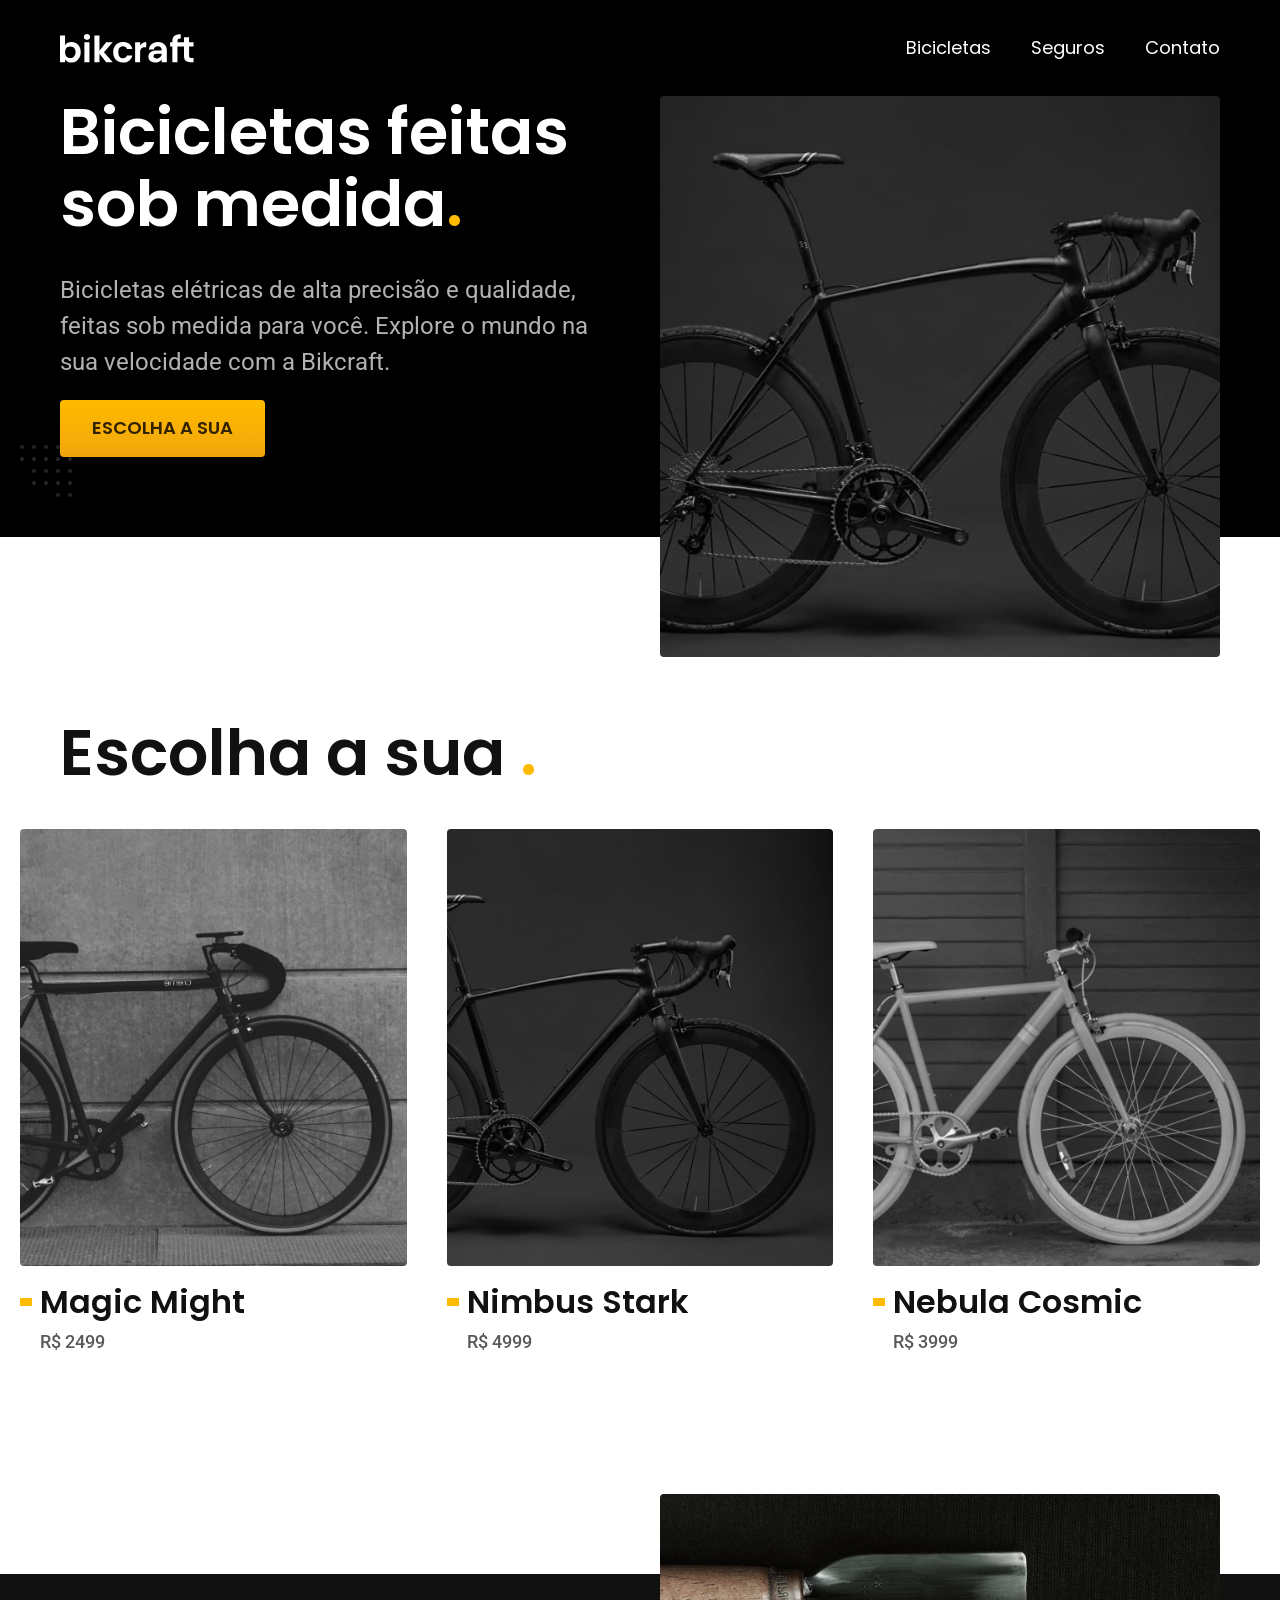
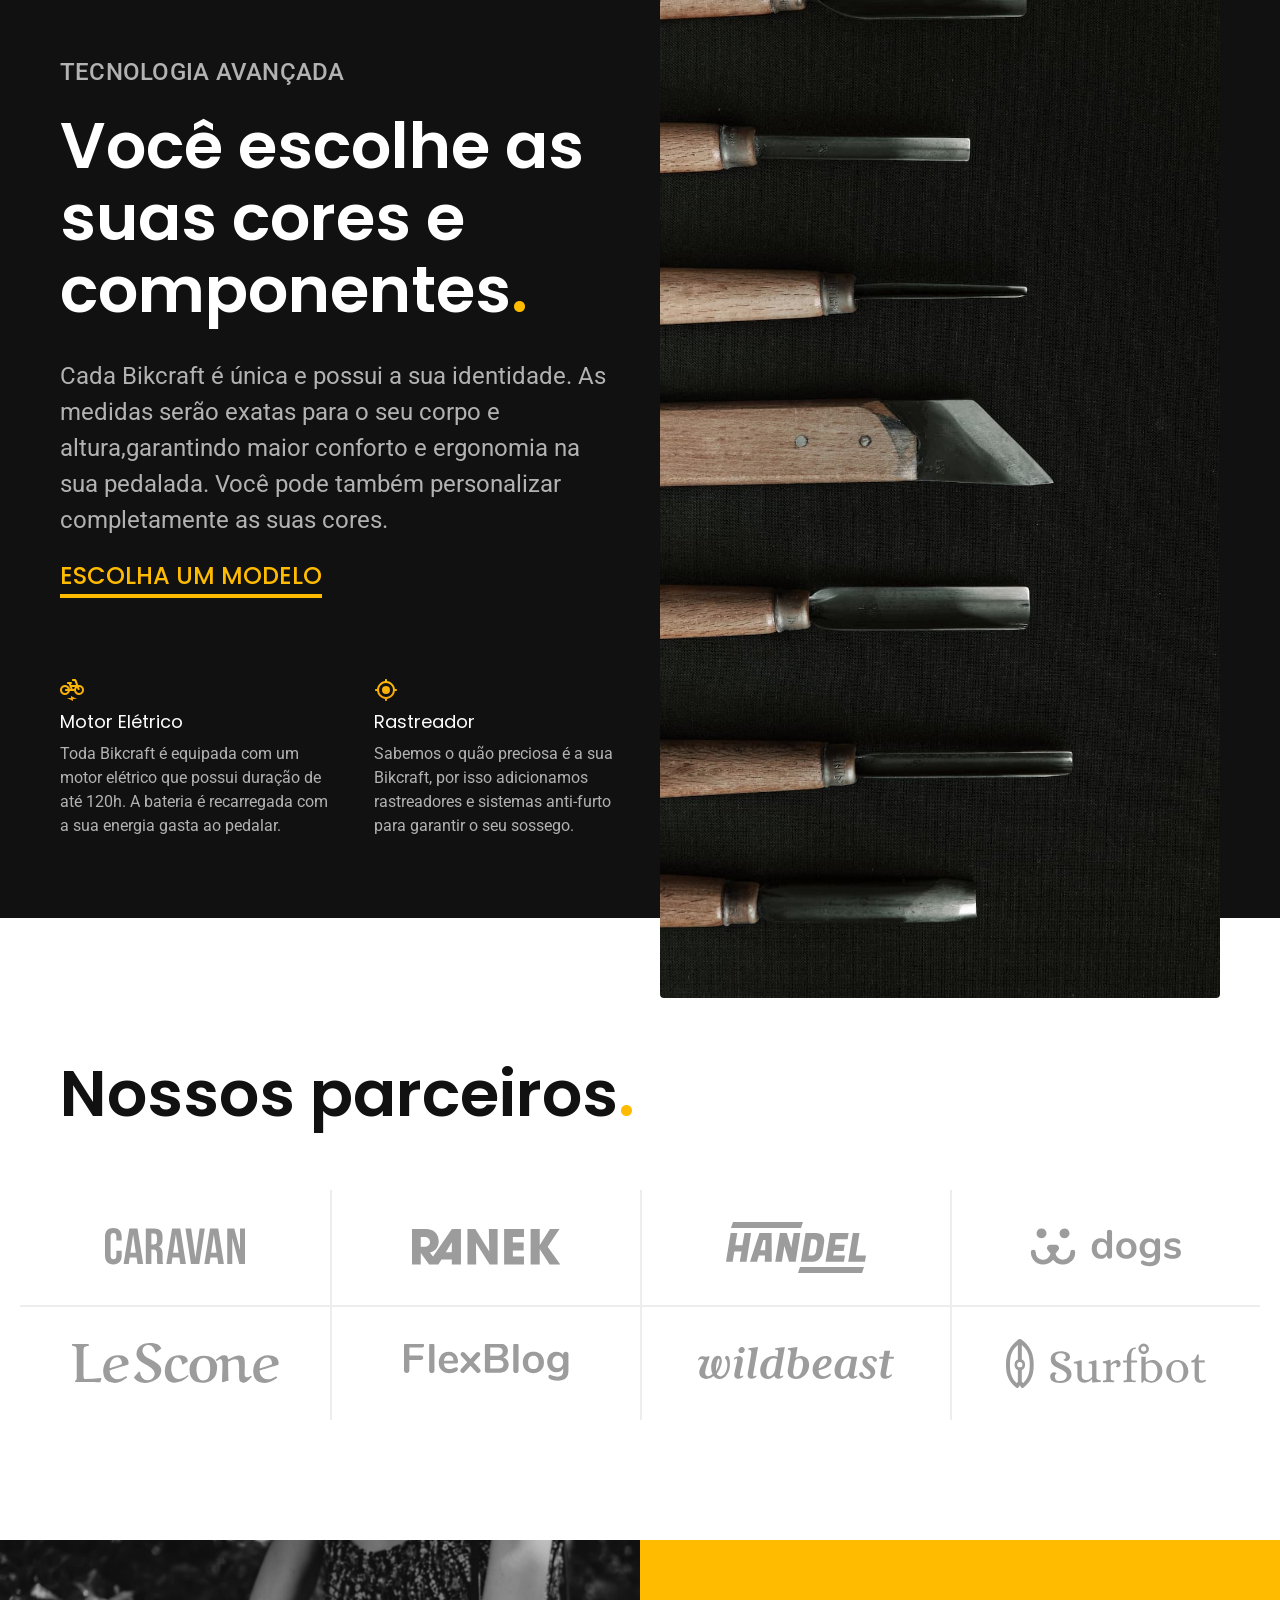
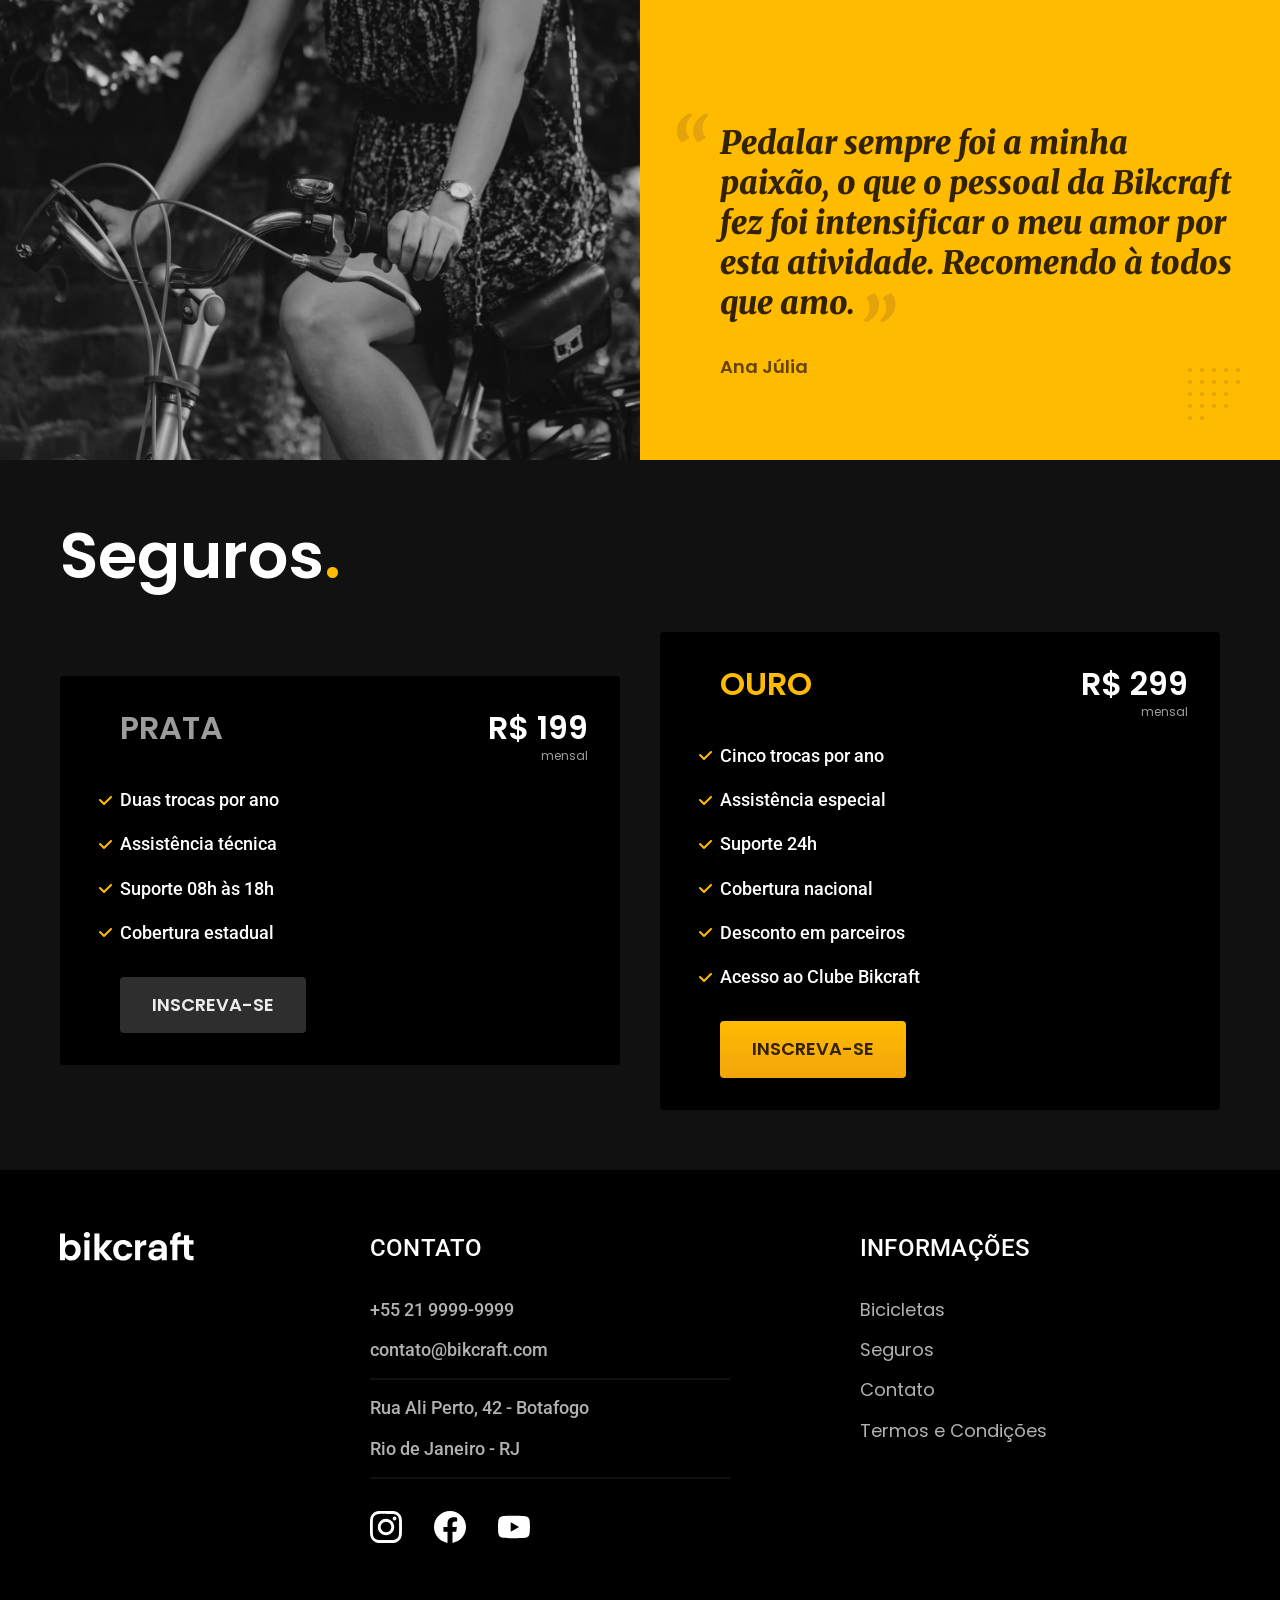
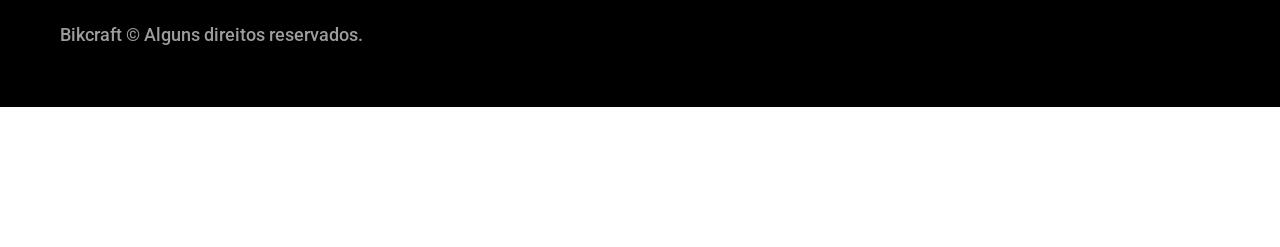
<file: index.html>
<!DOCTYPE html>
<html lang="pt-br">

<head>
    <meta charset="UTF-8">
    <meta name="viewport" content="width=device-width, initial-scale=1.0">
    <title>Bikcraft - Bicicletas Elétricas</title>
    <meta name="description"content="Bicicletas elétricas de alta precisão e qualidade, feitas sob medida para você. Explore o mundo na sua velocidade com a Bikcraft.">
    <link rel="preconnect" href="https://fonts.googleapis.com">
    <link rel="preconnect" href="https://fonts.gstatic.com" crossorigin>
    <link href="https://fonts.googleapis.com/css2?family=Poppins:wght@400;600&family=Roboto:wght@400;500&family=Merriweather:ital,wght@1,900&display=swap" rel="stylesheet">
    <link rel="icon" href="./favicon.svg" type="image/svg+xml">
    <link rel="preload" href="./css/style.css" as="style">
    <link rel="stylesheet" href="./css/style.css">
    <script>
        document.documentElement.classList.add('js');
    </script>
</head>

<body>
    <header class="header-bg">
        <div class="header container">
            <a href="./">
                <img src="./img/bikcraft.svg" width="136" height="32" alt="Bikcraft">
            </a>

            <nav aria-label="primaria">
                <ul class="header-menu  font-1-m cor-0">
                    <li><a href="./bicicletas.html">Bicicletas</a></li>
                    <li><a href="./seguros.html">Seguros</a></li>
                    <li><a href="./contato.html">Contato</a></li>
                </ul>
            </nav>
        </div>
    </header>

    <main class="introducao-bg">
        <div class="introducao container">
            <div class="introducao-conteudo">
                <h1 class="font-1-xxl cor-0 fadeInDown" data-anime="200">Bicicletas feitas sob medida<span
                        class="cor-p1">.</span></h1>
                <p class="font-2-l cor-5 fadeInDown" data-anime="400">Bicicletas elétricas de alta precisão e qualidade,
                    feitas sob medida para
                    você. Explore o mundo na sua velocidade com a Bikcraft.</p>
                <a class="botao fadeInDown" data-anime="600" href="./bicicletas.html">Escolha a sua</a>
            </div>
            <picture data-anime="800" class="fadeInDown">
                <source media="(max-width: 800px)" srcset="./img/bicicletas/nimbus.jpg">
                <img src="./img/fotos/introducao.jpg" width="1280" height="1600" alt="Bicicletas elétrica preta">
            </picture>
        </div>
    </main>

    <article class="bicicletas-listas">
        <h2 class=" container font-1-xxl">Escolha a sua <span class="cor-p1">.</span></h2>
        <ul>
            <li>
                <a href="./bicicletas/magic.html">
                    <img src="./img/bicicletas/magic-home.jpg" alt="Bicicleta preta" width="920" height="1040">
                    <h3 class="font-1-xl">Magic Might</h3>
                    <span class="font-2-m cor-8">R$ 2499</span>
                </a>
            </li>
            <li>
                <a href="./bicicletas/nimbus.html">
                    <img src="./img/bicicletas/nimbus-home.jpg" alt="Bicicleta preta" width="920" height="1040">
                    <h3 class="font-1-xl">Nimbus Stark</h3>
                    <span class="font-2-m cor-8">R$ 4999</span>
                </a>
            </li>
            <li>
                <a href="./bicicletas/nebula.html">
                    <img src="./img/bicicletas/nebula-home.jpg" alt="Bicicleta preta" width="920" height="1040">
                    <h3 class="font-1-xl">Nebula Cosmic</h3>
                    <span class="font-2-m cor-8">R$ 3999</span>
                </a>
            </li>
        </ul>
    </article>


    <article class="tecnologia-bg">
        <div class="tecnologia container">
            <div class="tecnologia-conteudo">
                <span class="font-2-l-b cor-5">Tecnologia Avançada</span>
                <h2 class="font-1-xxl cor-0">Você escolhe as suas cores e componentes<span class="cor-p1">.</span></h2>
                <p class="font-2-l cor-5">Cada Bikcraft é única e possui a sua identidade.
                    As medidas serão exatas para o seu corpo e altura,garantindo maior conforto e ergonomia na sua
                    pedalada.
                    Você pode também personalizar completamente as suas cores.</p>
                <a class="link" href="./bicicleta.html">Escolha um modelo</a>
                <div class="tecnologia-vantagens">
                    <div>
                        <img src="./img/icones/eletrica.svg" width="24" height="24" alt="">
                        <h3 class="font-1-m  cor-0">Motor Elétrico</h3>
                        <p class="font-2-s cor-5">Toda Bikcraft é equipada com um motor elétrico que possui duração de
                            até
                            120h. A bateria é recarregada com a sua energia gasta ao pedalar.</p>
                    </div>
                    <div>
                        <img src="./img/icones/rastreador.svg" width="24" height="24" alt="">
                        <h3 class="font-1-m  cor-0">Rastreador</h3>
                        <p class="font-2-s cor-5">Sabemos o quão preciosa é a sua Bikcraft, por isso adicionamos
                            rastreadores e sistemas anti-furto para garantir o seu sossego.</p>
                    </div>
                </div>
            </div>
            <div class="tecnologia-imagem">
                <img src="./img/fotos/tecnologia.jpg" width="1200" height="1920" alt="">
            </div>
        </div>
    </article>

    <section class="parceiros">
        <h2 class="container font-1-xxl">Nossos parceiros<span class="cor-p1">.</span></h2>
        <ul>
            <li><img src="./img/parceiros/caravan.svg" alt="Caravan" width="140" height="38"></li>
            <li><img src="./img/parceiros/ranek.svg" alt="Ranek" width="149" height="36"></li>
            <li><img src="./img/parceiros/handel.svg" alt="Handel" width="140" height="50"></li>
            <li><img src="./img/parceiros/dogs.svg" alt="Dogs" width="152" height="39"></li>
            <li><img src="./img/parceiros/lescone.svg" alt="LeScone" width="208" height="41"></li>
            <li><img src="./img/parceiros/flexblog.svg" alt="FlexBlog" width="165" height="38"></li>
            <li><img src="./img/parceiros/wildbeast.svg" alt="Wildbeast" width="196" height="34"></li>
            <li><img src="./img/parceiros/surfbot.svg" alt="Surfbot" width="200" height="49"></li>
        </ul>
    </section>

    <section class="depoimento" aria-label="depoimento">
        <div>
            <img src="./img/fotos/depoimento.jpg" width="1560" height="1360"
                alt="Pessoa pedalando uma bicicleta Bikcraft">
        </div>
        <div class="depoimento-conteudo">
            <blockquote class="font-1-xl cor-p5">
                <p>Pedalar sempre foi a minha paixão, o que o pessoal da Bikcraft fez foi intensificar o meu amor
                    por esta atividade. Recomendo à todos que amo.</p>
            </blockquote>
            <span class="font-1-m-b cor-p4">Ana Júlia</span>
        </div>
    </section>

    <article class="seguros-bg">
        <div class="seguros container">
            <h2 class="font-1-xxl cor-0">Seguros<span class="cor-p1">.</span></h2>
            <div class="seguros-item">
                <h3 class="font-1-xl cor-6">PRATA</h3>
                <span class="font-1-xl cor-0">R$ 199 <span class="font-1-xs cor-6">mensal</span></span>
                <ul class="font-2-m cor-0">
                    <li>Duas trocas por ano</li>
                    <li>Assistência técnica</li>
                    <li>Suporte 08h às 18h</li>
                    <li>Cobertura estadual</li>
                </ul>
                <a href="./orcamento.html" class="botao secundario">Inscreva-se</a>
            </div>

            <div class="seguros-item">
                <h3 class="font-1-xl cor-p1">OURO</h3>
                <span class="font-1-xl cor-0">R$ 299 <span class="font-1-xs cor-6">mensal</span></span>
                <ul class="font-2-m cor-0">
                    <li>Cinco trocas por ano</li>
                    <li>Assistência especial</li>
                    <li>Suporte 24h</li>
                    <li>Cobertura nacional</li>
                    <li>Desconto em parceiros</li>
                    <li>Acesso ao Clube Bikcraft</li>
                </ul>
                <a href="./orcamento.html" class="botao">Inscreva-se</a>
            </div>
        </div>
    </article>

    <footer class="footer-bg">
        <div class="footer container">
            <img src="./img/bikcraft.svg" width="136" height="32" alt="Bikcraft">
            <div class="footer-contato">
                <h3 class="font-2-l-b cor-0">Contato</h3>
                <ul class="font-2-m cor-5">
                    <li><a href="tel:+55 21 9999-9999">+55 21 9999-9999</a></li>
                    <li><a href="mailto:contato@bikcraft.com">contato@bikcraft.com</a></li>
                    <li>Rua Ali Perto, 42 - Botafogo</li>
                    <li>Rio de Janeiro - RJ</li>
                </ul>
                <div class="footer-redes">
                    <a href="./">
                        <img src="./img/redes/instagram.svg" width="32" height="32" alt="Instagram">
                    </a>
                    <a href="./">
                        <img src="./img/redes/facebook.svg" width="32" height="32" alt="Facebook">
                    </a>
                    <a href="./">
                        <img src="./img/redes/youtube.svg" width="32" height="32" alt="Youtube">
                    </a>
                </div>
            </div>
            <div class="footer-informacoes">
                <h3 class="font-2-l-b cor-0">Informações</h3>
                <nav>
                    <ul class="font-1-m cor-5">
                        <li><a href="./bicicletas.html">Bicicletas</a></li>
                        <li><a href="./seguros.html">Seguros</a></li>
                        <li><a href="./contato.html">Contato</a></li>
                        <li><a href="./termos.html">Termos e Condições</a></li>
                    </ul>
                </nav>
            </div>
            <p class=" footer-copy  font-2-m cor-6">Bikcraft © Alguns direitos reservados.</p>
        </div>
    </footer>
    <script src="./js/plugins/simples-animes.js"></script>
    <script src="./js/script.js"></script>
</body>

</html>
</file>
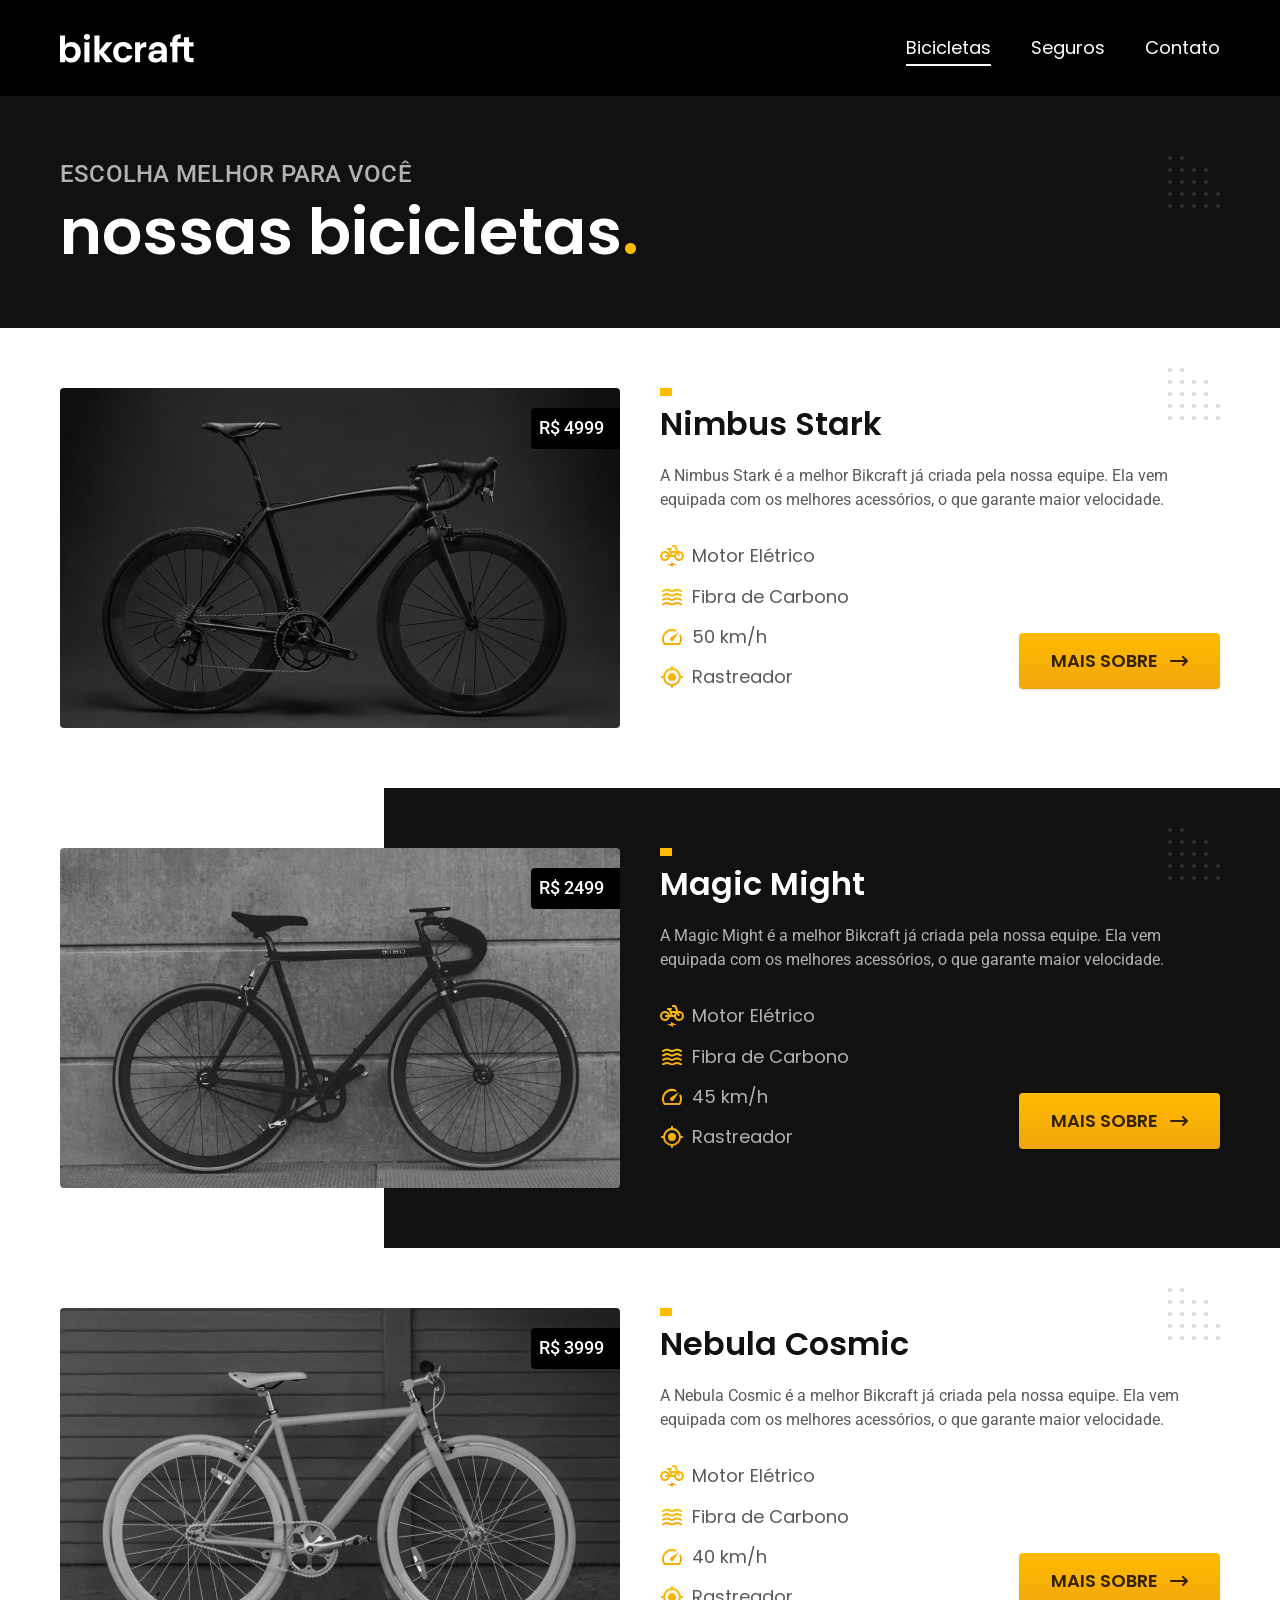
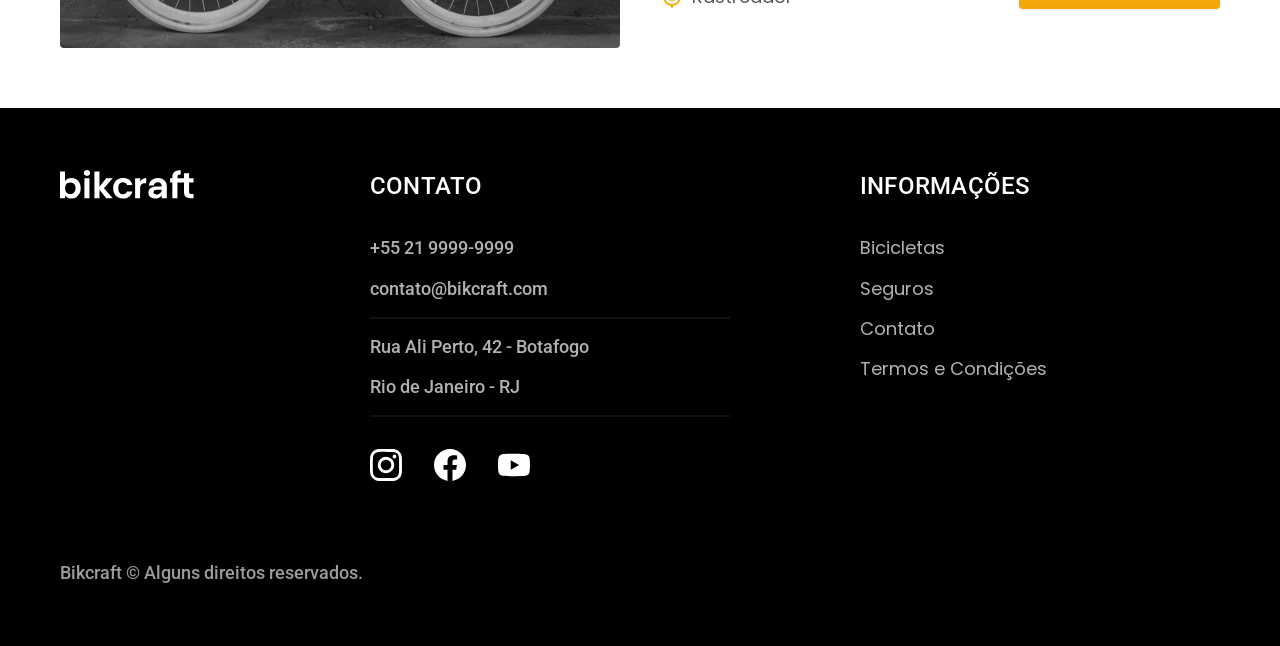
<file: bicicletas.html>
<!DOCTYPE html>
<html lang="pt-br">

<head>
    <meta charset="UTF-8">
    <meta name="viewport" content="width=device-width, initial-scale=1.0">
    <title>Bicicletas| Bikcraft</title>
    <meta name="description" content="bicicleta">
    <link rel="preconnect" href="https://fonts.googleapis.com">
    <link rel="preconnect" href="https://fonts.gstatic.com" crossorigin>
    <link href="https://fonts.googleapis.com/css2?family=Poppins:wght@400;600&family=Roboto:wght@400;500&family=Merriweather:ital,wght@1,900&display=swap"rel="stylesheet">
    <link rel="icon" href="./favicon.svg" type="image/svg+xml">
    <link rel="preload" href="./css/style.css" as="style">
    <link rel="stylesheet" href="./css/style.css">
    <script>
        document.documentElement.classList.add('js');
    </script>
</head>

<body id="bicicletas">
    <header class="header-bg">
        <div class="header container">
            <a href="./">
                <img src="./img/bikcraft.svg" alt="Bikcraft">
            </a>
            <nav aria-label="primaria">
                <ul class="header-menu  font-1-m cor-0">
                    <li><a href="./bicicletas.html">Bicicletas</a></li>
                    <li><a href="./seguros.html">Seguros</a></li>
                    <li><a href="./contato.html">Contato</a></li>
                </ul>
            </nav>
        </div>
    </header>

    <main>
        <div class="titulo-bg">
            <div class="titulo container">
                <p class="font-2-l-b cor-5">Escolha melhor para você</p>
                <h1 class="font-1-xxl cor-0">nossas bicicletas<span class="cor-p1">.</span></h1>
            </div>
        </div>
        <div class="bicicletas container">
            <div class="bicicletas-imagem">
                <img src="./img/bicicletas/nimbus.jpg" alt="Bicicleta Preta">
                <span class="font-2-m cor-0">R$ 4999</span>
            </div>
            <div class="bicicletas-conteudo">
                <h2 class="font-1-xl">Nimbus Stark</h2>
                <p class="font-2-s cor-8">A Nimbus Stark é a melhor Bikcraft já criada pela nossa equipe. Ela vem
                    equipada com os melhores acessórios, o que
                    garante maior velocidade.</p>
                <ul class="font-1-m cor-8">
                    <li><img src="./img/icones/eletrica.svg" alt="">Motor Elétrico</li>
                    <li><img src="./img/icones/carbono.svg" alt="">Fibra de Carbono</li>
                    <li><img src="./img/icones/velocidade.svg" alt="">50 km/h</li>
                    <li><img src="./img/icones/rastreador.svg" alt="">Rastreador</li>
                </ul>
                <a class="botao seta" href="./bicicletas/nimbus.html">Mais Sobre</a>
            </div>
        </div>

        <div class="bicicletas-bg">
            <div class="bicicletas container">
                <div class="bicicletas-imagem">
                    <img src="./img/bicicletas/magic.jpg" alt="Bicicleta Preta">
                    <span class="font-2-m cor-0">R$ 2499</span>
                </div>
                <div class="bicicletas-conteudo">
                    <h2 class="font-1-xl cor-0">Magic Might</h2>
                    <p class="font-2-s cor-5">A Magic Might é a melhor Bikcraft já criada pela nossa equipe. Ela vem
                        equipada com os melhores acessórios, o que garante maior velocidade.</p>
                    <ul class="font-1-m cor-5">
                        <li><img src="./img/icones/eletrica.svg" alt="">Motor Elétrico</li>
                        <li><img src="./img/icones/carbono.svg" alt="">Fibra de Carbono</li>
                        <li><img src="./img/icones/velocidade.svg" alt="">45 km/h</li>
                        <li><img src="./img/icones/rastreador.svg" alt="">Rastreador</li>
                    </ul>
                    <a class="botao seta" href="./bicicletas/magic.html">Mais Sobre</a>
                </div>
            </div>
        </div>

        <div class="bicicletas container">
            <div class="bicicletas-imagem">
                <img src="./img/bicicletas/nebula.jpg" alt="Bicicleta Preta">
                <span class="font-2-m cor-0">R$ 3999</span>
            </div>
            <div class="bicicletas-conteudo">
                <h2 class="font-1-xl">Nebula Cosmic</h2>
                <p class="font-2-s cor-8">A Nebula Cosmic é a melhor Bikcraft já criada pela nossa equipe. Ela vem
                    equipada com os melhores acessórios, o que garante maior velocidade.</p>
                <ul class="font-1-m cor-8">
                    <li><img src="./img/icones/eletrica.svg" alt="">Motor Elétrico</li>
                    <li><img src="./img/icones/carbono.svg" alt="">Fibra de Carbono</li>
                    <li><img src="./img/icones/velocidade.svg" alt="">40 km/h</li>
                    <li><img src="./img/icones/rastreador.svg" alt="">Rastreador</li>
                </ul>
                <a class="botao seta" href="./bicicletas/nebula.html">Mais Sobre</a>
            </div>
        </div>
    </main>

    <footer class="footer-bg">
        <div class="footer container">
            <img src="./img/bikcraft.svg" alt="bikcraft">
            <div class="footer-contato">
                <h3 class="font-2-l-b cor-0">Contato</h3>
                <ul class="font-2-m cor-5">
                    <li><a href="tel:+55 21 9999-9999">+55 21 9999-9999</a></li>
                    <li><a href="mailto:contato@bikcraft.com">contato@bikcraft.com</a></li>
                    <li>Rua Ali Perto, 42 - Botafogo</li>
                    <li>Rio de Janeiro - RJ</li>
                </ul>
                <div class="footer-redes">
                    <a href="./">
                        <img src="./img/redes/instagram.svg" alt="instagram">
                    </a>
                    <a href="./">
                        <img src="./img/redes/facebook.svg" alt="facebook">
                    </a>
                    <a href="./">
                        <img src="./img/redes/youtube.svg" alt="youtube">
                    </a>
                </div>
            </div>
            <div class="footer-informacoes">
                <h3 class="font-2-l-b cor-0">Informações</h3>
                <nav>
                    <ul class="font-1-m cor-5">
                        <li><a href="./bicicletas.html">Bicicletas</a></li>
                        <li><a href="./seguros.html">Seguros</a></li>
                        <li><a href="./contato.html">Contato</a></li>
                        <li><a href="./termos.html">Termos e Condições</a></li>
                    </ul>
                </nav>
            </div>
            <p class=" footer-copy  font-2-m cor-6">Bikcraft © Alguns direitos reservados.</p>
        </div>
    </footer>


    <script src="./js/script.js"></script>
</body>

</html>
</file>
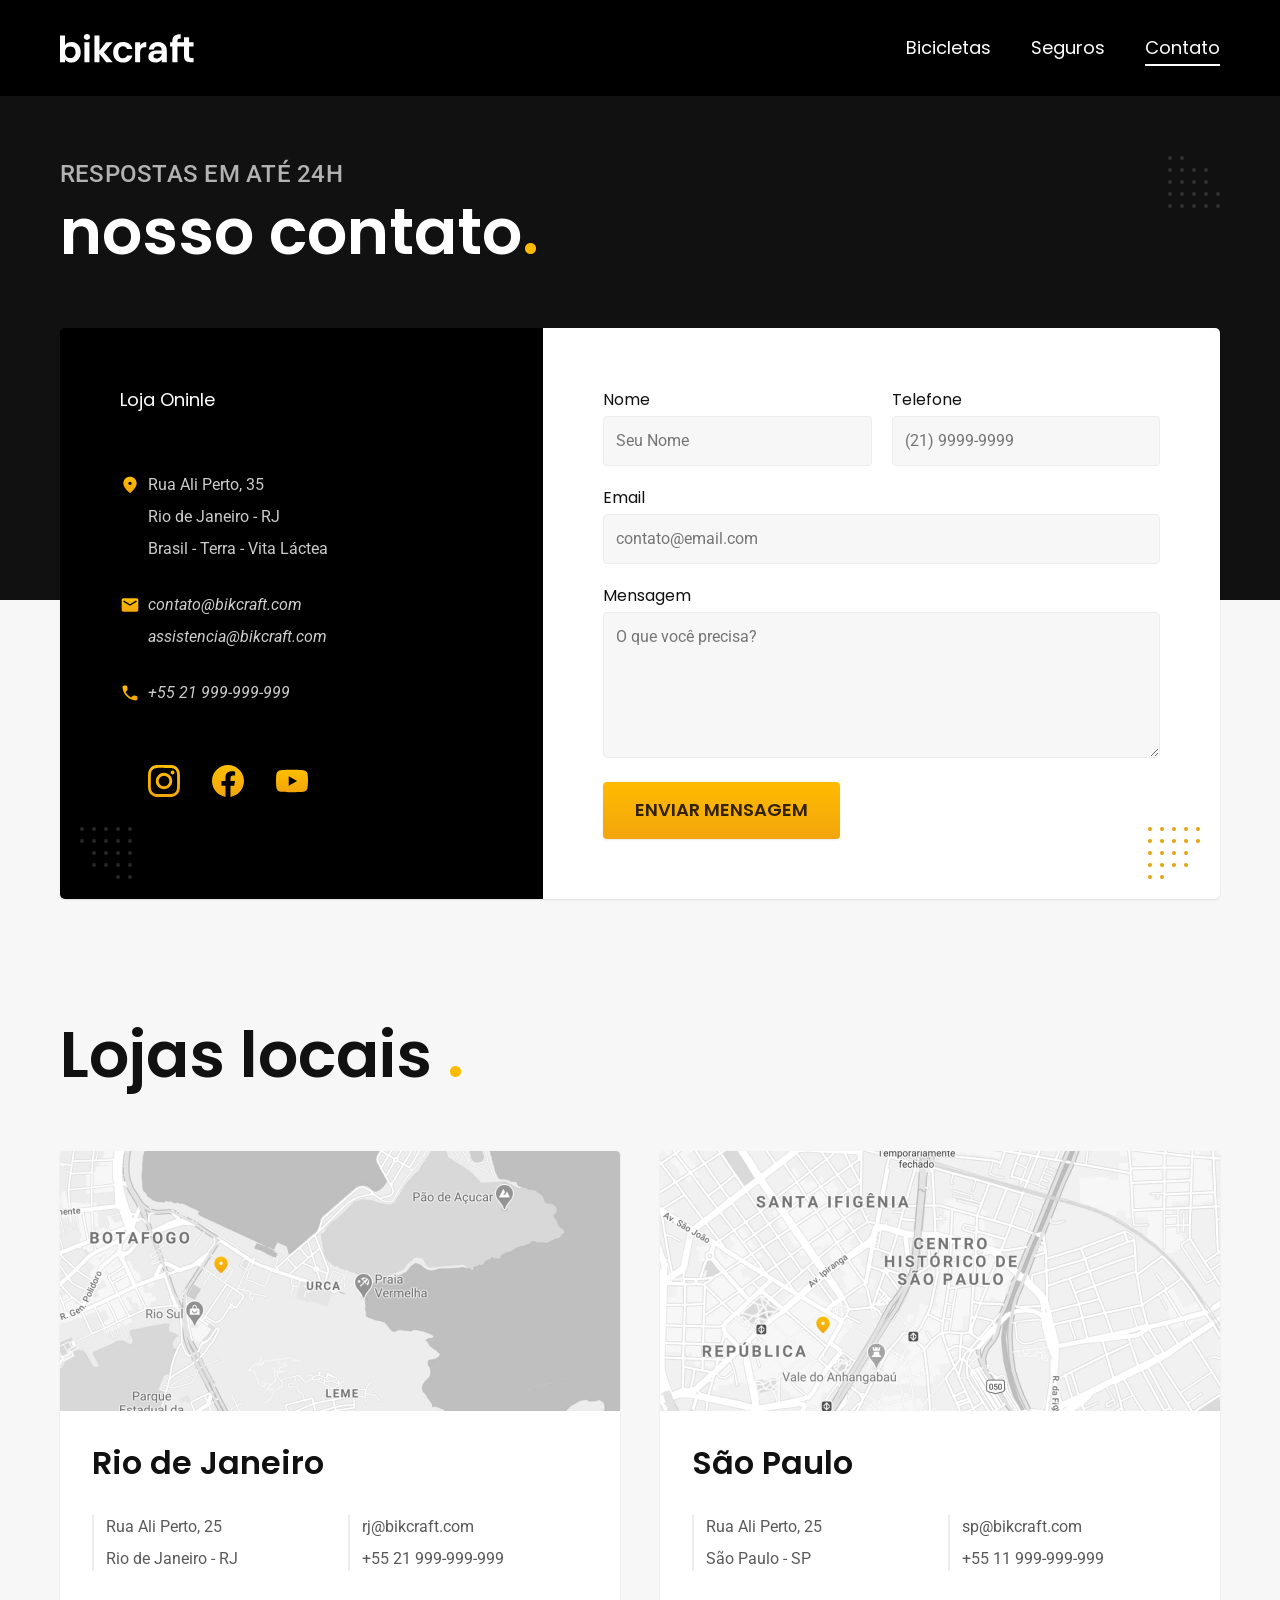
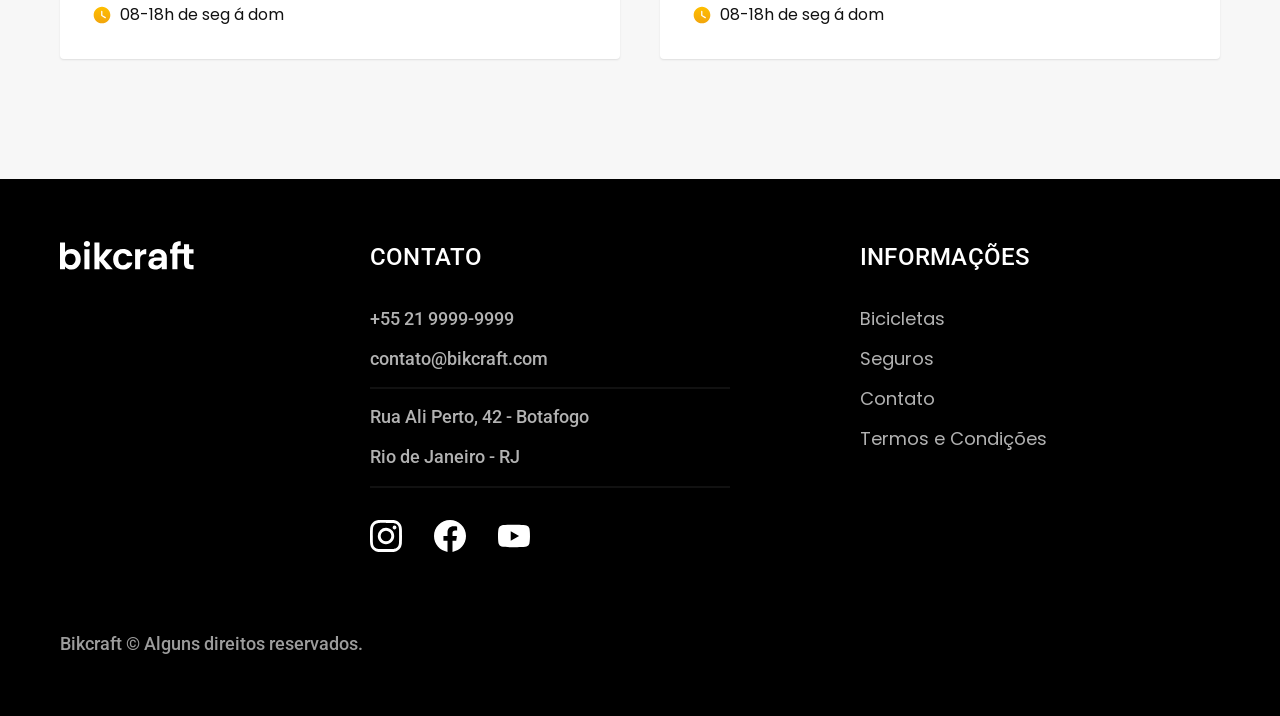
<file: contato.html>
<!DOCTYPE html>
<html lang="pt-br">

<head>
    <meta charset="UTF-8">
    <meta name="viewport" content="width=device-width, initial-scale=1.0">
    <title>Contato | Bikcraft</title>
    <meta name="description" content="Termos e Condições">
    <link rel="icon" href="./favicon.svg" type="image/svg+xml">
    <link rel="preload" href="./css/style.css" as="style">
    <link rel="stylesheet" href="./css/style.css">
    <link rel="preconnect" href="https://fonts.googleapis.com">
    <link rel="preconnect" href="https://fonts.gstatic.com" crossorigin>
    <link href="https://fonts.googleapis.com/css2?family=Poppins:wght@400;600&family=Roboto:wght@400;500&family=Merriweather:ital,wght@1,900&display=swap" rel="stylesheet">
    <script>document.documentElement.classList.add('js');</script>
</head>

<body id="contato">
    <header class="header-bg">
        <div class="header container">
            <a href="./">
                <img src="./img/bikcraft.svg" alt="Bikcraft">
            </a>
            <nav aria-label="primaria">
                <ul class="header-menu  font-1-m cor-0">
                    <li><a href="./bicicletas.html">Bicicletas</a></li>
                    <li><a href="./seguros.html">Seguros</a></li>
                    <li><a href="./contato.html">Contato</a></li>
                </ul>
            </nav>
        </div>
    </header>

    <main>
        <div class="titulo-bg">
            <div class="titulo container">
                <p class="font-2-l-b cor-5">RESPOSTAS EM ATÉ 24H</p>
                <h1 class="font-1-xxl cor-0">nosso contato<span class="cor-p1">.</span></h1>
            </div>
        </div>
        <div class="contato container">
            <section class="contato-dados" aria-label="endereço">
                <h2 class="font-1-m cor-0">Loja Oninle</h2>
                <div class="contato-endereco font-2-s cor-4">
                    <p>Rua Ali Perto, 35</p>
                    <p>Rio de Janeiro - RJ</p>
                    <p>Brasil - Terra - Vita Láctea</p>
                </div>
                <address class="contato-meios font-2-s cor-4">
                    <a href="mailto:contato@bikcraft.com">contato@bikcraft.com</a>
                    <a href="mailto:assistencia@bikcraft.com">assistencia@bikcraft.com</a>
                    <a href="tel:+5521999999999">+55 21 999-999-999</a>
                </address>
                <div class="contato-redes">
                    <a href="./">
                        <img src="./img/redes/instagram-p.svg" alt="instagram">
                    </a>
                    <a href="./">
                        <img src="./img/redes/facebook-p.svg" alt="facebook">
                    </a>
                    <a href="./">
                        <img src="./img/redes/youtube-p.svg" alt="youtube">
                    </a>
                </div>
            </section>

            <section class="contato-formulario" area-label="formulario">
                <form action="./contato.html" class="form">
                    <div>
                        <label for="nome">Nome</label>
                        <input type="text" name="nome" id="nome" placeholder="Seu Nome">
                    </div>
                    <div>
                        <label for="telefone">Telefone</label>
                        <input type="text" name="telefone" id="telefone" placeholder="(21) 9999-9999">
                    </div>
                    <div class="col-2">
                        <label for="email">Email</label>
                        <input type="email" name="email" id="email" placeholder="contato@email.com">
                    </div>
                    <div class="col-2">
                        <label class="" for="mensagem">Mensagem</label>
                        <textarea rows="5" id="mensagem" name="mensagem" placeholder="O que você precisa?"></textarea>
                    </div>
                    <button class=" botao col-2">Enviar Mensagem</button>
                </form>
            </section>
        </div>
    </main>

    <article class="lojas container">
        <h2 class="font-1-xxl">Lojas locais <span class="cor-p1">.</span></h2>
        <div class="lojas-item">
            <img src="./img/lojas/rj.jpg" alt="Mapa marcando endereço Rua Ali Perto 25- RJ">
            <div class="lojas-conteudo">
                <h3 class="font-1-xl">Rio de Janeiro</h3>
                <div class="lojas-dados font-2-s cor-8">
                    <p>Rua Ali Perto, 25</p>
                    <p>Rio de Janeiro - RJ</p>
                </div>
                <div class="lojas-dados font-2-s cor-8">
                    <a href="mailto:rj@bikcraft.com">rj@bikcraft.com</a>
                    <a href="tel:+5521999999999">+55 21 999-999-999</a>
                </div>
                <p class="lojas-tempo font-1-s"> <img src="./img/icones/horario.svg" alt="">08-18h de seg á dom</p>
            </div>
        </div>

        <div class="lojas-item">
            <img src="./img/lojas/sp.jpg" alt="Mapa marcando endereço Rua Ali Perto 25- SP">
            <div class="lojas-conteudo">
                <h3 class="font-1-xl">São Paulo</h3>
                <div class="lojas-dados font-2-s cor-8">
                    <p>Rua Ali Perto, 25</p>
                    <p>São Paulo - SP</p>
                </div>
                <div class="lojas-dados font-2-s cor-8">
                    <a href="mailto:sp@bikcraft.com">sp@bikcraft.com</a>
                    <a href="tel:+5521999999999">+55 11 999-999-999</a>
                </div>
                <p class="lojas-tempo font-1-s"><img src="./img/icones/horario.svg" alt=""> 08-18h de seg á dom</p>
            </div>
        </div>
    </article>

    <footer class="footer-bg">
        <div class="footer container">
            <img src="./img/bikcraft.svg" alt="bikcraft">
            <div class="footer-contato">
                <h3 class="font-2-l-b cor-0">Contato</h3>
                <ul class="font-2-m cor-5">
                    <li><a href="tel:+55 21 9999-9999">+55 21 9999-9999</a></li>
                    <li><a href="mailto:contato@bikcraft.com">contato@bikcraft.com</a></li>
                    <li>Rua Ali Perto, 42 - Botafogo</li>
                    <li>Rio de Janeiro - RJ</li>
                </ul>
                <div class="footer-redes">
                    <a href="./">
                        <img src="./img/redes/instagram.svg" alt="instagram">
                    </a>
                    <a href="./">
                        <img src="./img/redes/facebook.svg" alt="facebook">
                    </a>
                    <a href="./">
                        <img src="./img/redes/youtube.svg" alt="youtube">
                    </a>
                </div>
            </div>
            <div class="footer-informacoes">
                <h3 class="font-2-l-b cor-0">Informações</h3>
                <nav>
                    <ul class="font-1-m cor-5">
                        <li><a href="./bicicletas.html">Bicicletas</a></li>
                        <li><a href="./seguros.html">Seguros</a></li>
                        <li><a href="./contato.html">Contato</a></li>
                        <li><a href="./termos.html">Termos e Condições</a></li>
                    </ul>
                </nav>
            </div>
            <p class=" footer-copy  font-2-m cor-6">Bikcraft © Alguns direitos reservados.</p>
        </div>
    </footer>


    <script src="./js/script.js"></script>
</body>

</html>
</file>
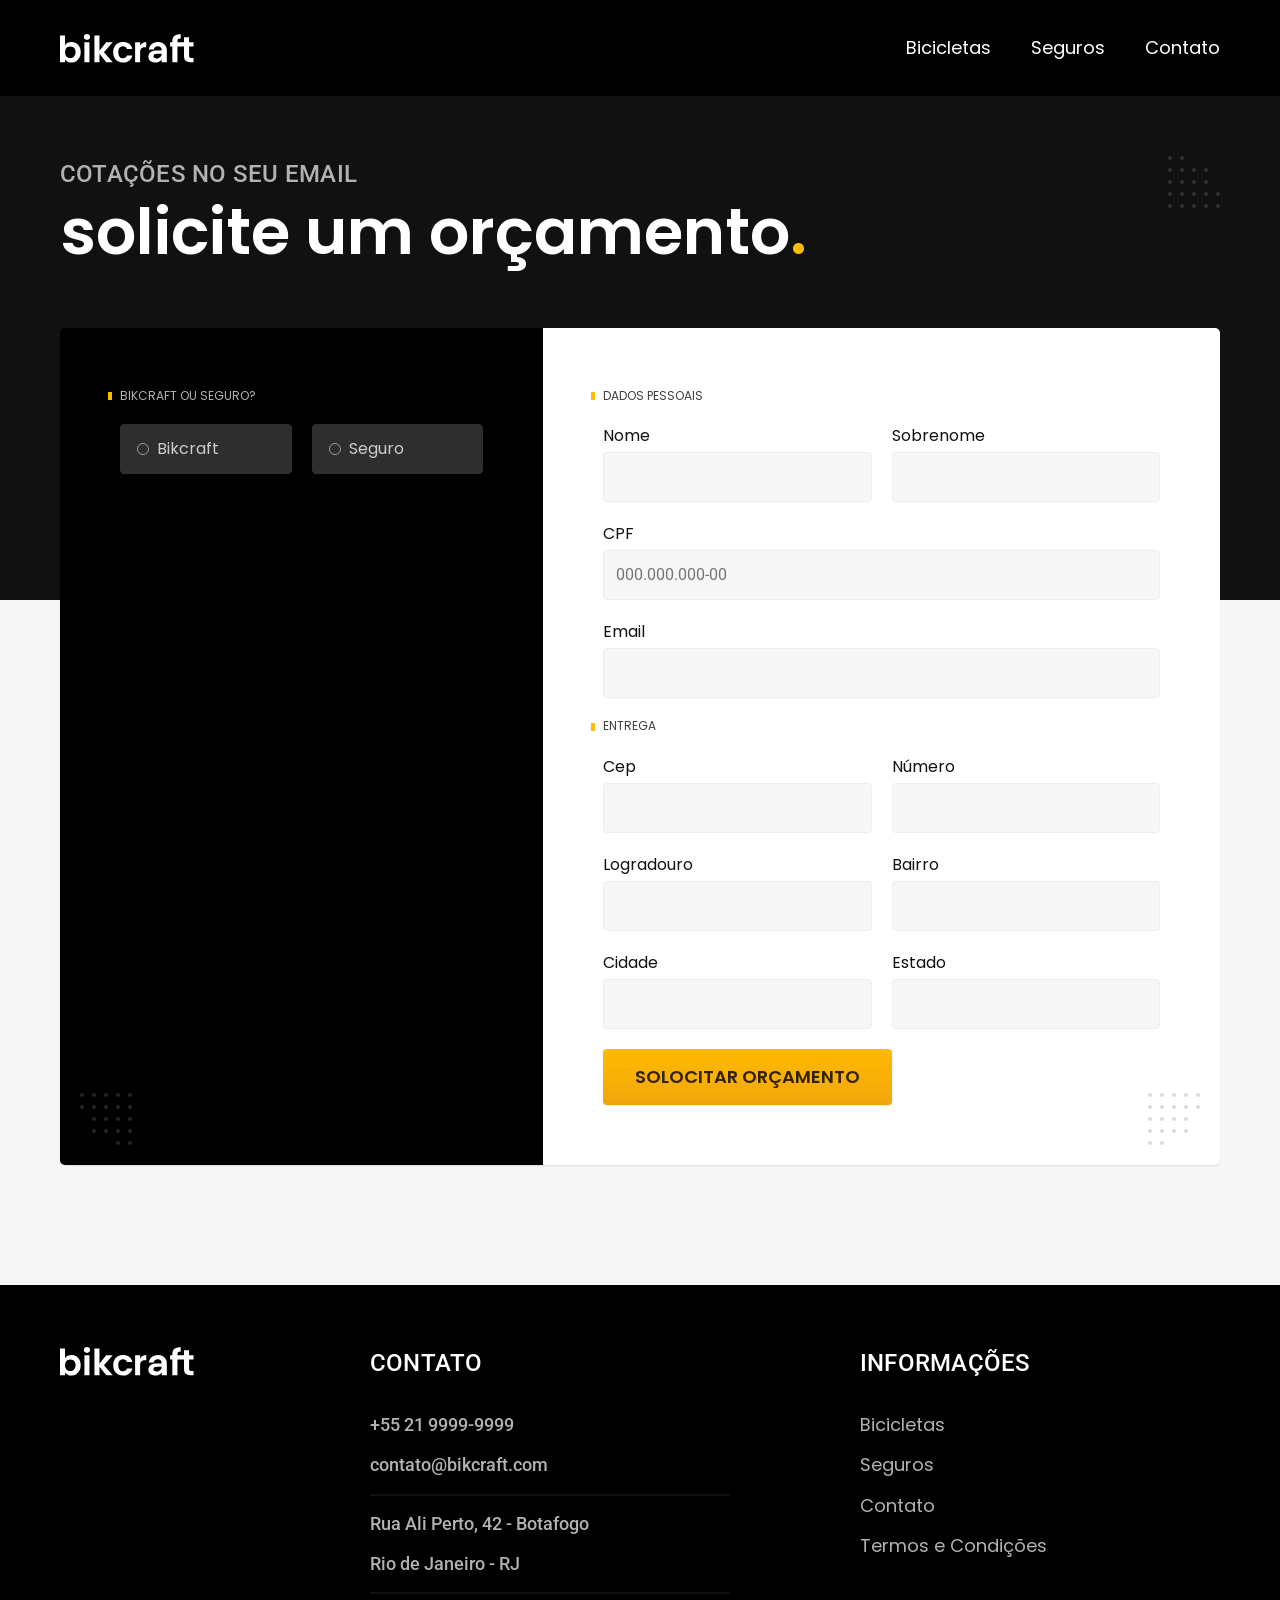
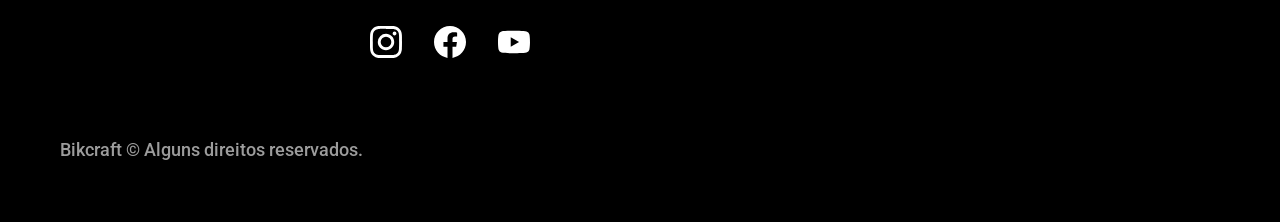
<file: orcamento.html>
<!DOCTYPE html>
<html lang="pt-br">

<head>
    <meta charset="UTF-8">
    <meta name="viewport" content="width=device-width, initial-scale=1.0">
    <title>Orçamento| Bikcraft</title>
    <meta name="description" content="Termos e Condições">
    <link rel="icon" href="./favicon.svg" type="image/svg+xml">
    <link rel="preload" href="./css/style.css" as="style">
    <link rel="stylesheet" href="./css/style.css">
    <link rel="preconnect" href="https://fonts.googleapis.com">
    <link rel="preconnect" href="https://fonts.gstatic.com" crossorigin>
    <link href="https://fonts.googleapis.com/css2?family=Poppins:wght@400;600&family=Roboto:wght@400;500&family=Merriweather:ital,wght@1,900&display=swap" rel="stylesheet">
    <script> document.documentElement.classList.add('js');</script>
</head>

<body id="orcamento">
    <header class="header-bg">
        <div class="header container">
            <a href="./">
                <img src="./img/bikcraft.svg" alt="Bikcraft">
            </a>
            <nav aria-label="primaria">
                <ul class="header-menu  font-1-m cor-0">
                    <li><a href="./bicicletas.html">Bicicletas</a></li>
                    <li><a href="./seguros.html">Seguros</a></li>
                    <li><a href="./contato.html">Contato</a></li>
                </ul>
            </nav>
        </div>
    </header>
    <main>
        <div class="titulo-bg">
            <div class="titulo container">
                <p class="font-2-l-b cor-5">Cotações no seu email</p>
                <h1 class="font-1-xxl cor-0">solicite um orçamento<span class="cor-p1">.</span></h1>
            </div>
        </div>

        <form class="orcamento container" action="./">
            <div class="orcamento-produto">
                <h2 class="font-1-xs cor-5">Bikcraft ou Seguro?</h2>

                <input type="radio" name="tipo" id="bikcraft" value="bikcraft">
                <label for="bikcraft">Bikcraft</label>

                <input type="radio" name="tipo" id="seguro" value="seguro">
                <label for="seguro">Seguro</label>

                <div class="orcamento-conteudo" id="orcamento-bikcraft">
                    <h2 class="font-1-xs cor-5">Escolha a sua Bikcraft</h2>

                    <input type="radio" name="produto" value="nimbus" id="nimbus">
                    <label for="nimbus">Nimbus Stark <span>R$ 4999</span></label>
                    <div class="orcamento-detalhes">
                        <ul class="font-1-xs cor-8">
                            <li><img src="./img/icones/eletrica.svg" alt=""> Motor Elétrico</li>
                            <li><img src="./img/icones/carbono.svg" alt=""> Fibra de Carbono</li>
                            <li><img src="./img/icones/velocidade.svg" alt=""> 50 km/h</li>
                            <li><img src="./img/icones/rastreador.svg" alt=""> Rastreador</li>
                        </ul>
                        <img src="./img/bicicletas/nimbus.jpg" alt="Bicicleta preta">
                    </div>

                    <input type="radio" name="produto" value="magic" id="magic">
                    <label for="magic">Magic Might <span>R$ 2499</span></label>
                    <div class="orcamento-detalhes">
                        <ul class="font-1-xs cor-8">
                            <li><img src="./img/icones/eletrica.svg" alt=""> Motor Elétrico</li>
                            <li><img src="./img/icones/carbono.svg" alt=""> Fibra de Carbono</li>
                            <li><img src="./img/icones/velocidade.svg" alt=""> 45 km/h</li>
                            <li><img src="./img/icones/rastreador.svg" alt=""> Rastreador</li>
                        </ul>
                        <img src="./img/bicicletas/magic.jpg" alt="Bicicleta preta">
                    </div>

                    <input type="radio" name="produto" value="nebula" id="nebula">
                    <label for="nebula">Nebula Cosmic <span>R$ 3999</span></label>
                    <div class="orcamento-detalhes">
                        <ul class="font-1-xs cor-8">
                            <li><img src="./img/icones/eletrica.svg" alt=""> Motor Elétrico</li>
                            <li><img src="./img/icones/carbono.svg" alt=""> Fibra de Carbono</li>
                            <li><img src="./img/icones/velocidade.svg" alt=""> 40 km/h</li>
                            <li><img src="./img/icones/rastreador.svg" alt=""> Rastreador</li>
                        </ul>
                        <img src="./img/bicicletas/nebula.jpg" alt="Bicicleta branca">
                    </div>

                </div>
                <div class="orcamento-conteudo" id="orcamento-seguro">
                    <h2 class="font-1-xs cor-5">Escolha o plano</h2>

                    <input type="radio" name="produto" value="prata" id="prata">
                    <label for="prata">Prata<span>R$ 199</span></label>

                    <input type="radio" name="produto" value="ouro" id="ouro">
                    <label for="ouro">Ouro<span>R$ 299</span></label>

                </div>
            </div>

            <div class="orcamento-dados form">
                <h2 class="font-1-xs cor-9 col-2">Dados pessoais</h2>
                <div>
                    <label for="nome">Nome</label>
                    <input type="text" name="nome" id="nome">
                </div>
                <div>
                    <label for="sobrenome">Sobrenome</label>
                    <input type="text" name="sobrenome" id="sobrenome">
                </div>
                <div class="col-2">
                    <label for="cpf">CPF</label>
                    <input type="text" name="cpf" id="cpf" placeholder="000.000.000-00">
                </div>
                <div class="col-2">
                    <label for="email">Email</label>
                    <input type="email" name="email" id="email">
                </div>

                <h2 class="font-1-xs cor-9 col-2">Entrega</h2>
                <div>
                    <label for="cep">Cep</label>
                    <input type="text" name="cep" id="cep">
                </div>
                <div>
                    <label for="numero">Número</label>
                    <input type="text" name="numero" id="numero">
                </div>
                <div>
                    <label for="logradouro">Logradouro</label>
                    <input type="text" name="logradouro" id="logradouro">
                </div>
                <div>
                    <label for="bairro">Bairro</label>
                    <input type="text" name="bairro" id="bairro">
                </div>
                <div>
                    <label for="cidade">Cidade</label>
                    <input type="text" name="cidade" id="cidade">
                </div>
                <div>
                    <label for="estado">Estado</label>
                    <input type="text" name="estado" id="estado">
                </div>
                <button class="botao col-2"> Solocitar Orçamento</button>
            </div>
        </form>
    </main>

    <footer class="footer-bg">
        <div class="footer container">
            <img src="./img/bikcraft.svg" alt="bikcraft">
            <div class="footer-contato">
                <h3 class="font-2-l-b cor-0">Contato</h3>
                <ul class="font-2-m cor-5">
                    <li><a href="tel:+55 21 9999-9999">+55 21 9999-9999</a></li>
                    <li><a href="mailto:contato@bikcraft.com">contato@bikcraft.com</a></li>
                    <li>Rua Ali Perto, 42 - Botafogo</li>
                    <li>Rio de Janeiro - RJ</li>
                </ul>
                <div class="footer-redes">
                    <a href="./">
                        <img src="./img/redes/instagram.svg" alt="instagram">
                    </a>
                    <a href="./">
                        <img src="./img/redes/facebook.svg" alt="facebook">
                    </a>
                    <a href="./">
                        <img src="./img/redes/youtube.svg" alt="youtube">
                    </a>
                </div>
            </div>
            <div class="footer-informacoes">
                <h3 class="font-2-l-b cor-0">Informações</h3>
                <nav>
                    <ul class="font-1-m cor-5">
                        <li><a href="./bicicletas.html">Bicicletas</a></li>
                        <li><a href="./seguros.html">Seguros</a></li>
                        <li><a href="./contato.html">Contato</a></li>
                        <li><a href="./termos.html">Termos e Condições</a></li>
                    </ul>
                </nav>
            </div>
            <p class=" footer-copy  font-2-m cor-6">Bikcraft © Alguns direitos reservados.</p>
        </div>
    </footer>


    <script src="./js/script.js"></script>
</body>

</html>
</file>
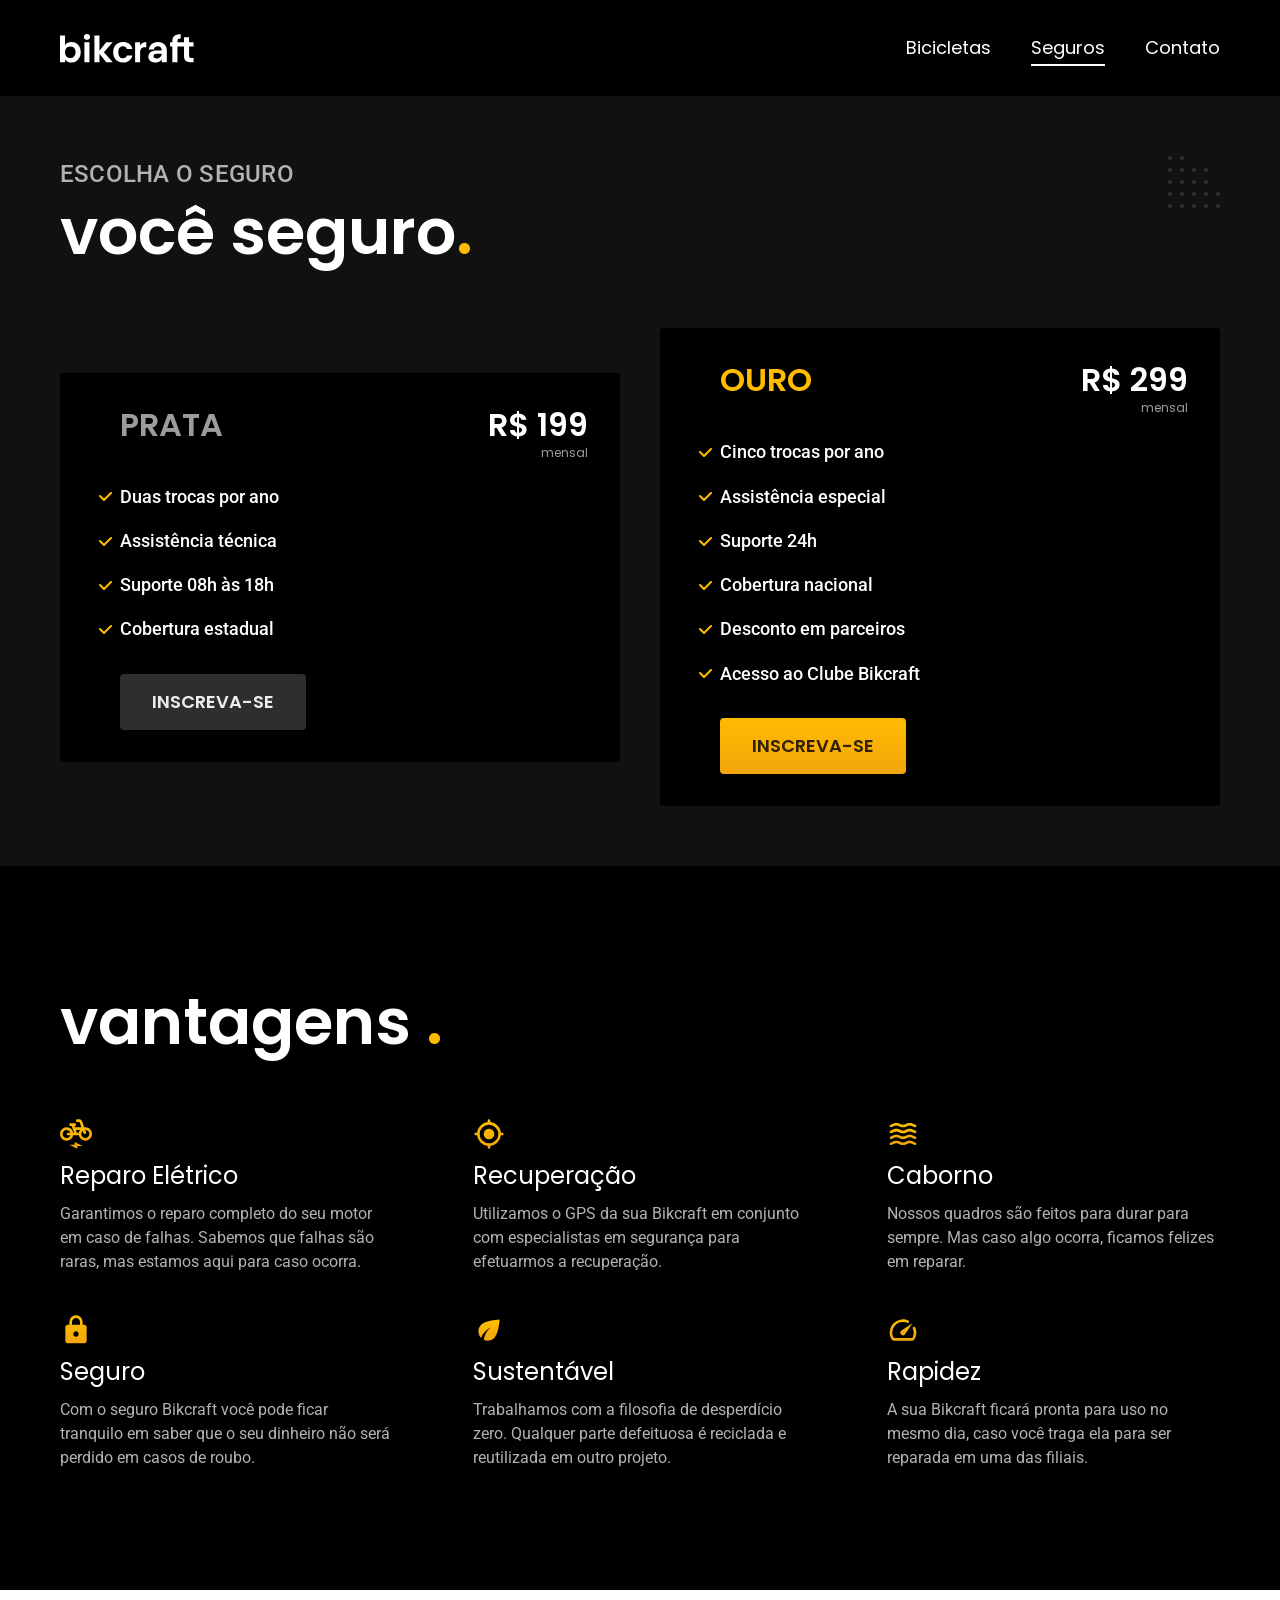
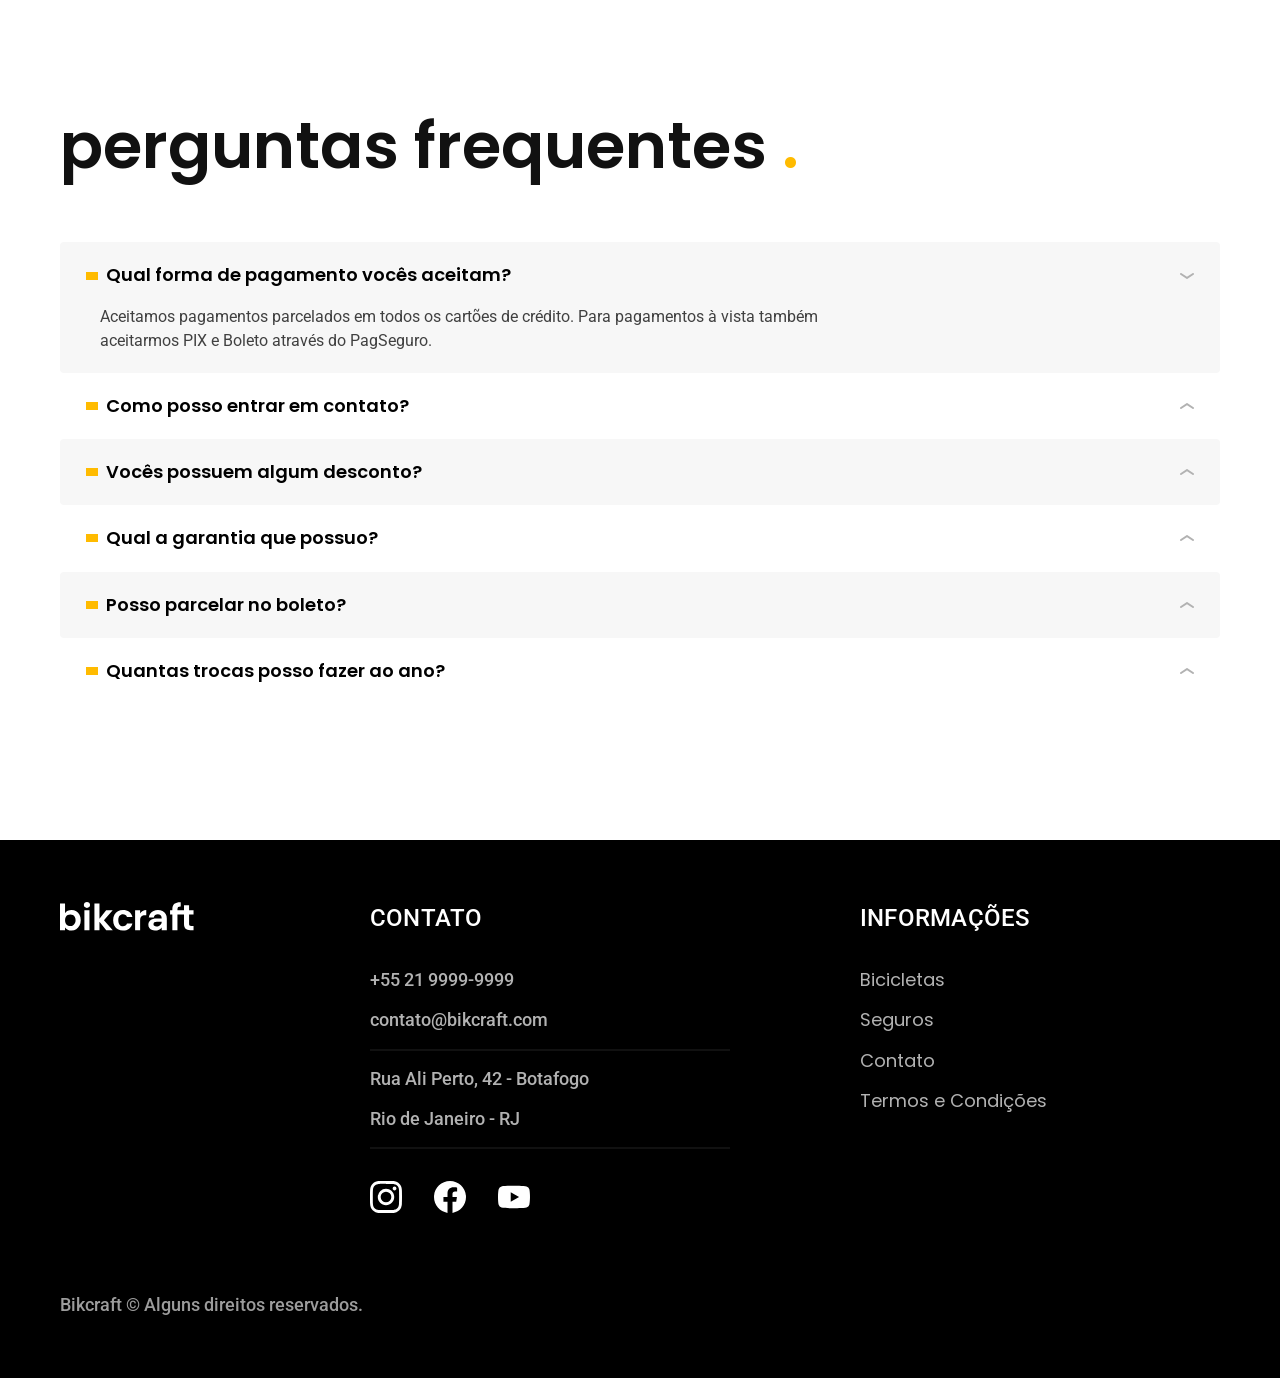
<file: seguros.html>
<!DOCTYPE html>
<html lang="pt-br">

<head>
    <meta charset="UTF-8">
    <meta name="viewport" content="width=device-width, initial-scale=1.0">
    <title>Seguros| Bikcraft</title>
    <meta name="description" content="Termos e Condições">
    <link rel="icon" href="./favicon.svg" type="image/svg+xml">
    <link rel="preload" href="./css/style.css" as="style">
    <link rel="stylesheet" href="./css/style.css">
    <link rel="preconnect" href="https://fonts.googleapis.com">
    <link rel="preconnect" href="https://fonts.gstatic.com" crossorigin>
    <link href="https://fonts.googleapis.com/css2?family=Poppins:wght@400;600&family=Roboto:wght@400;500&family=Merriweather:ital,wght@1,900&display=swap" rel="stylesheet">
    <script>document.documentElement.classList.add('js'); </script>
</head>

<body id="seguros">
    <header class="header-bg">
        <div class="header container">
            <a href="./">
                <img src="./img/bikcraft.svg" alt="Bikcraft">
            </a>
            <nav aria-label="primaria">
                <ul class="header-menu  font-1-m cor-0">
                    <li><a href="./bicicletas.html">Bicicletas</a></li>
                    <li><a href="./seguros.html">Seguros</a></li>
                    <li><a href="./contato.html">Contato</a></li>
                </ul>
            </nav>
        </div>
    </header>
    <main class="seguros-bg">
        <div class="titulo-bg">
            <div class="titulo container">
                <p class="font-2-l-b cor-5">Escolha o seguro</p>
                <h1 class="font-1-xxl cor-0">você seguro<span class="cor-p1">.</span></h1>
            </div>
        </div>
        <div class="seguros container">
            <div class="seguros-item fadeInLeft" data-anime="200">
                <h3 class="font-1-xl cor-6">PRATA</h3>
                <span class="font-1-xl cor-0">R$ 199 <span class="font-1-xs cor-6">mensal</span></span>
                <ul class="font-2-m cor-0">
                    <li>Duas trocas por ano</li>
                    <li>Assistência técnica</li>
                    <li>Suporte 08h às 18h</li>
                    <li>Cobertura estadual</li>
                </ul>
                <a href="./orcamento.html?tipo=seguro&produto=prata" class="botao secundario">Inscreva-se</a>
            </div>

            <div class="seguros-item fadeInRigth" data-anime="400">
                <h3 class="font-1-xl cor-p1">OURO</h3>
                <span class="font-1-xl cor-0">R$ 299 <span class="font-1-xs cor-6">mensal</span></span>
                <ul class="font-2-m cor-0">
                    <li>Cinco trocas por ano</li>
                    <li>Assistência especial</li>
                    <li>Suporte 24h</li>
                    <li>Cobertura nacional</li>
                    <li>Desconto em parceiros</li>
                    <li>Acesso ao Clube Bikcraft</li>
                </ul>
                <a href="./orcamento.html?tipo=seguro&produto=ouro" class="botao">Inscreva-se</a>
            </div>
        </div>
    </main>

    <article class="vantagens-bg">
        <div class="vantagens container">
            <h2 class="font-1-xxl cor-0">vantagens <span class="cor-p1">.</span></h2>
            <ul>
                <li>
                    <img src="./img/icones/eletrica.svg" alt="">
                    <h3 class="font-1-l cor-0">Reparo Elétrico</h3>
                    <p class="font-2-s cor-5">Garantimos o reparo completo do seu motor em caso de falhas. Sabemos que
                        falhas são raras, mas estamos aqui para caso ocorra.</p>
                </li>
                <li>
                    <img src="./img/icones/rastreador.svg" alt="">
                    <h3 class="font-1-l cor-0">Recuperação</h3>
                    <p class="font-2-s cor-5">Utilizamos o GPS da sua Bikcraft em conjunto com especialistas em
                        segurança para efetuarmos a
                        recuperação.</p>
                </li>

                <li>
                    <img src="./img/icones/carbono.svg" alt="">
                    <h3 class="font-1-l cor-0">Caborno</h3>
                    <p class="font-2-s cor-5">Nossos quadros são feitos para durar para sempre. Mas caso algo ocorra,
                        ficamos felizes em
                        reparar.</p>
                </li>

                <li>
                    <img src="./img/icones/seguro.svg" alt="">
                    <h3 class="font-1-l cor-0">Seguro</h3>
                    <p class="font-2-s cor-5">Com o seguro Bikcraft você pode ficar tranquilo em saber que o seu
                        dinheiro não será perdido em
                        casos de roubo.</p>
                </li>

                <li>
                    <img src="./img/icones/sustentavel.svg" alt="">
                    <h3 class="font-1-l cor-0">Sustentável</h3>
                    <p class="font-2-s cor-5">Trabalhamos com a filosofia de desperdício zero. Qualquer parte defeituosa
                        é reciclada e
                        reutilizada em outro projeto.</p>
                </li>

                <li>
                    <img src="./img/icones/velocidade.svg" alt="">
                    <h3 class="font-1-l cor-0">Rapidez</h3>
                    <p class="font-2-s cor-5">A sua Bikcraft ficará pronta para uso no mesmo dia, caso você traga ela
                        para ser reparada em uma das filiais.</p>
                </li>
            </ul>
        </div>
    </article>

    <article class="perguntas container">
        <h2 class="font-1-xxl">perguntas frequentes <span class="cor-p1">.</span></h2>
        <dl>
            <div>
                <dt><button class="font-1-m-b" aria-controls="pergunta1" aria-expanded="true">Qual forma de pagamento
                        vocês aceitam?</button></dt>
                <dd id="pergunta1" class="font-2-s cor-9 ativa" id="pergunta1">Aceitamos pagamentos parcelados em todos
                    os cartões de
                    crédito. Para
                    pagamentos à vista também
                    aceitarmos PIX e Boleto
                    através do PagSeguro.
                </dd>
            </div>
            <div>
                <dt><button class="font-1-m-b" aria-controls="pergunta2" aria-expanded="false">Como posso entrar em
                        contato?</button></dt>
                <dd id="pergunta2" class="font-2-s cor-9">Aceitamos pagamentos parcelados em todos os cartões de
                    crédito. Para
                    pagamentos à vista também
                    aceitarmos PIX e
                    Boleto
                    através do PagSeguro.
                </dd>
            </div>
            <div>
                <dt><button class="font-1-m-b" aria-controls="pergunta3" aria-expanded="false">Vocês possuem algum
                        desconto?</button></dt>
                <dd id="pergunta3" class="font-2-s cor-9">Aceitamos pagamentos parcelados em todos os cartões de
                    crédito. Para
                    pagamentos à vista também
                    aceitarmos PIX e
                    Boleto
                    através do PagSeguro.
                </dd>
            </div>
            <div>
                <dt> <button class="font-1-m-b" aria-controls="pergunta4" aria-expanded="false">Qual a garantia que
                        possuo?</button></dt>
                <dd id="pergunta4" class="font-2-s cor-9">Aceitamos pagamentos parcelados em todos os cartões de
                    crédito. Para
                    pagamentos à vista também
                    aceitarmos PIX e
                    Boleto
                    através do PagSeguro.
                </dd>
            </div>
            <div>
                <dt><button class="font-1-m-b" aria-controls="pergunta5" aria-expanded="false">Posso parcelar no
                        boleto?</button></dt>
                <dd id="pergunta5" class="font-2-s cor-9">Aceitamos pagamentos parcelados em todos os cartões de
                    crédito. Para
                    pagamentos à vista também
                    aceitarmos PIX e
                    Boleto
                    através do PagSeguro.
                </dd>
            </div>
            <div>
                <dt> <button class="font-1-m-b" aria-controls="pergunta6" aria-expanded="false">Quantas trocas posso
                        fazer ao ano?</button></dt>
                <dd id="pergunta6" class="font-2-s cor-9">Aceitamos pagamentos parcelados em todos os cartões de
                    crédito. Para
                    pagamentos à vista também
                    aceitarmos PIX e
                    Boleto
                    através do PagSeguro.
                </dd>
            </div>
        </dl>
    </article>

    <footer class="footer-bg">
        <div class="footer container">
            <img src="./img/bikcraft.svg" alt="bikcraft">
            <div class="footer-contato">
                <h3 class="font-2-l-b cor-0">Contato</h3>
                <ul class="font-2-m cor-5">
                    <li><a href="tel:+55 21 9999-9999">+55 21 9999-9999</a></li>
                    <li><a href="mailto:contato@bikcraft.com">contato@bikcraft.com</a></li>
                    <li>Rua Ali Perto, 42 - Botafogo</li>
                    <li>Rio de Janeiro - RJ</li>
                </ul>
                <div class="footer-redes">
                    <a href="./">
                        <img src="./img/redes/instagram.svg" alt="instagram">
                    </a>
                    <a href="./">
                        <img src="./img/redes/facebook.svg" alt="facebook">
                    </a>
                    <a href="./">
                        <img src="./img/redes/youtube.svg" alt="youtube">
                    </a>
                </div>
            </div>
            <div class="footer-informacoes">
                <h3 class="font-2-l-b cor-0">Informações</h3>
                <nav>
                    <ul class="font-1-m cor-5">
                        <li><a href="./bicicletas.html">Bicicletas</a></li>
                        <li><a href="./seguros.html">Seguros</a></li>
                        <li><a href="./contato.html">Contato</a></li>
                        <li><a href="./termos.html">Termos e Condições</a></li>
                    </ul>
                </nav>
            </div>
            <p class=" footer-copy  font-2-m cor-6">Bikcraft © Alguns direitos reservados.</p>
        </div>
    </footer>

    <script src="./js/plugins/simples-animes.js"></script>
    <script src="./js/script.js"></script>
</body>

</html>
</file>
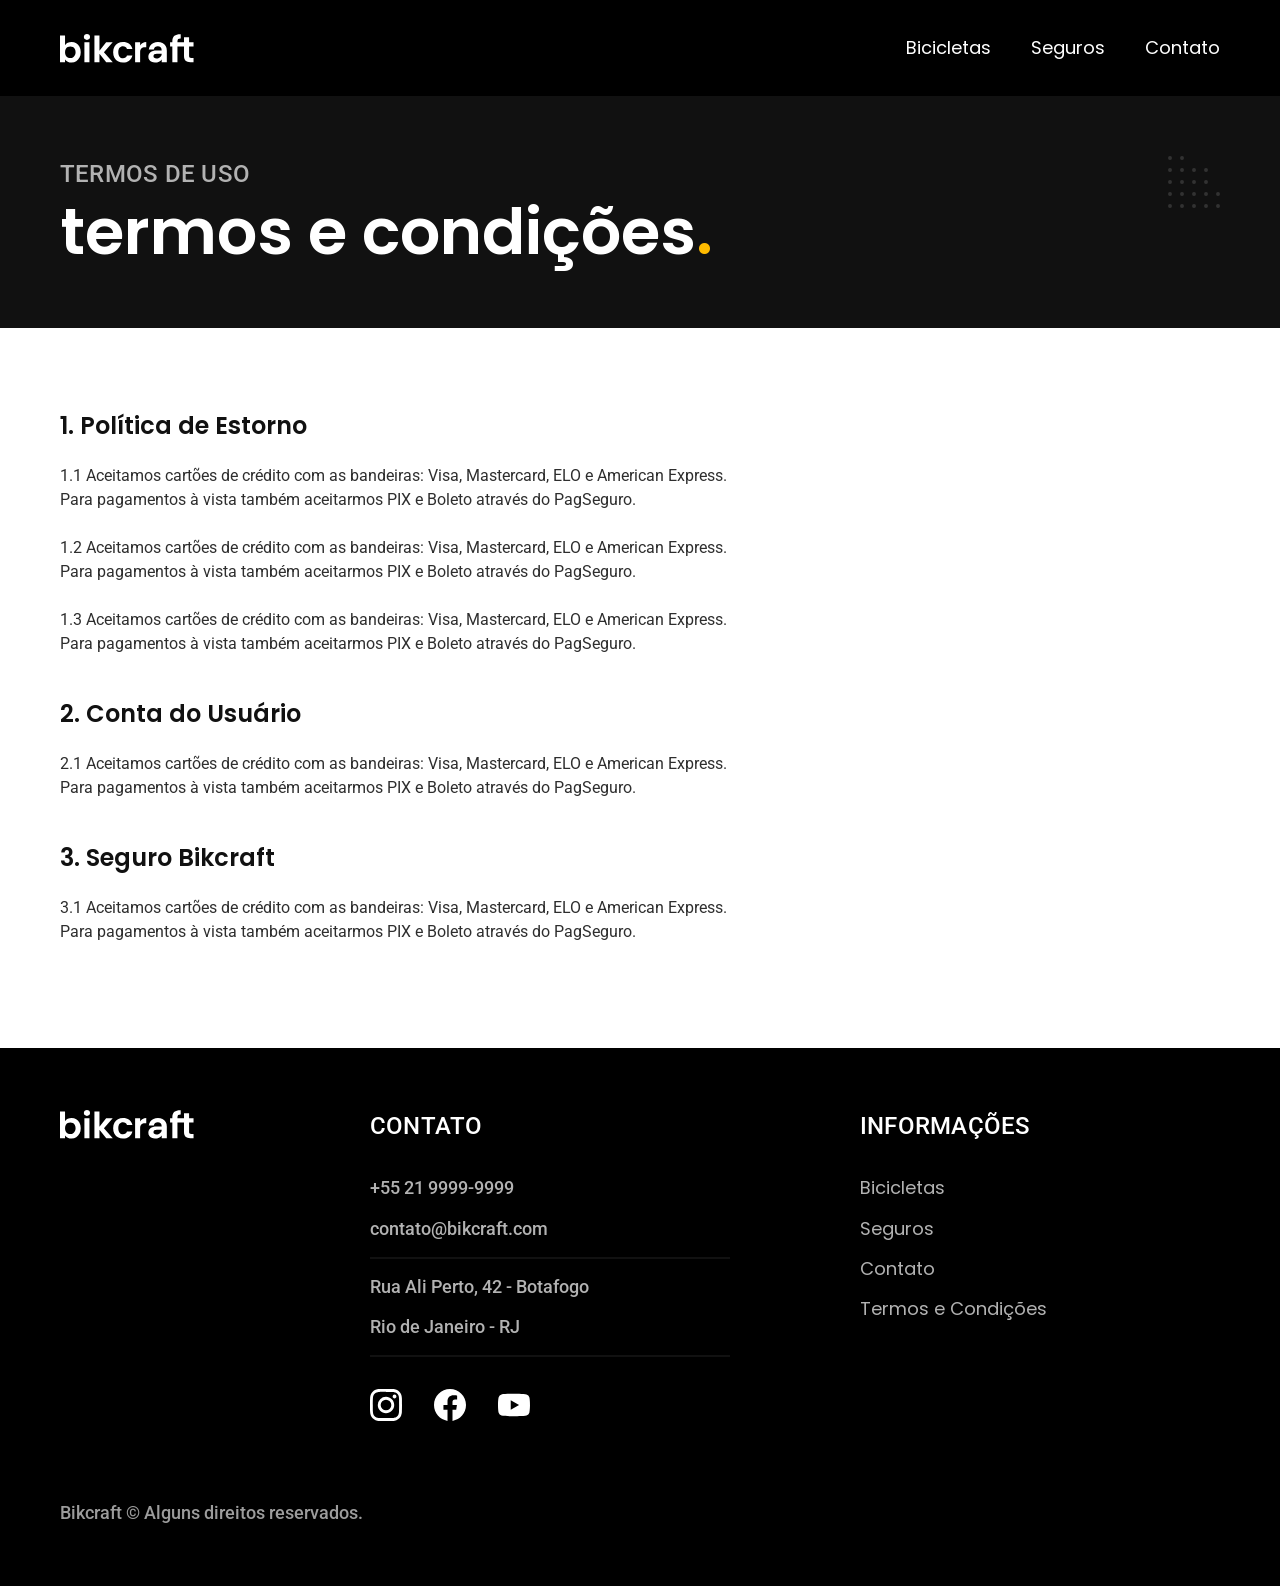
<file: termos.html>
<!DOCTYPE html>
<html lang="pt-br">

<head>
    <meta charset="UTF-8">
    <meta name="viewport" content="width=device-width, initial-scale=1.0">
    <title>Termos e Condições | Bikcraft</title>
    <meta name="description" content="Termos e Condições">
    <link rel="icon" href="./favicon.svg" type="image/svg+xml">
    <link rel="preload" href="./css/style.css" as="style">
    <link rel="stylesheet" href="./css/style.css">
    <link rel="preconnect" href="https://fonts.googleapis.com">
    <link rel="preconnect" href="https://fonts.gstatic.com" crossorigin>
    <link href="https://fonts.googleapis.com/css2?family=Poppins:wght@400;600&family=Roboto:wght@400;500&family=Merriweather:ital,wght@1,900&display=swap" rel="stylesheet">
    <script>document.documentElement.classList.add('js');</script>
</head>

<body id="termos">
    <header class="header-bg">
        <div class="header container">
            <a href="./">
                <img src="./img/bikcraft.svg" alt="Bikcraft">
            </a>
            <nav aria-label="primaria">
                <ul class="header-menu  font-1-m cor-0">
                    <li><a href="./bicicletas.html">Bicicletas</a></li>
                    <li><a href="./seguros.html">Seguros</a></li>
                    <li><a href="./contato.html">Contato</a></li>
                </ul>
            </nav>
        </div>
    </header>
    <main>
        <div class="titulo-bg">
            <div class="titulo container">
                <p class="font-2-l-b cor-5">Termos de uso</p>
                <h1 class="font-1-xxl cor-0">termos e condições<span class="cor-p1">.</span></h1>
            </div>
        </div>
        <div class="termos font-2-s cor-10 container">
            <h2 class="font-1-l cor-11">1. Política de Estorno</h2>
            <p>1.1 Aceitamos cartões de crédito com as bandeiras: Visa, Mastercard, ELO e American Express. Para
                pagamentos à vista
                também aceitarmos PIX e Boleto através do PagSeguro.</p>
            <p>1.2 Aceitamos cartões de crédito com as bandeiras: Visa, Mastercard, ELO e American Express. Para
                pagamentos à vista
                também aceitarmos PIX e Boleto através do PagSeguro.</p>
            <p>1.3 Aceitamos cartões de crédito com as bandeiras: Visa, Mastercard, ELO e American Express. Para
                pagamentos à vista
                também aceitarmos PIX e Boleto através do PagSeguro.</p>

            <h2 class="font-1-l cor-11">2. Conta do Usuário</h2>
            <p>2.1 Aceitamos cartões de crédito com as bandeiras: Visa, Mastercard, ELO e American Express. Para
                pagamentos à vista
                também aceitarmos PIX e Boleto através do PagSeguro.</p>

            <h2 class="font-1-l cor-11">3. Seguro Bikcraft</h2>
            <p>3.1 Aceitamos cartões de crédito com as bandeiras: Visa, Mastercard, ELO e American Express. Para
                pagamentos à vista
                também aceitarmos PIX e Boleto através do PagSeguro.</p>
        </div>
    </main>

    <footer class="footer-bg">
        <div class="footer container">
            <img src="./img/bikcraft.svg" alt="bikcraft">
            <div class="footer-contato">
                <h3 class="font-2-l-b cor-0">Contato</h3>
                <ul class="font-2-m cor-5">
                    <li><a href="tel:+55 21 9999-9999">+55 21 9999-9999</a></li>
                    <li><a href="mailto:contato@bikcraft.com">contato@bikcraft.com</a></li>
                    <li>Rua Ali Perto, 42 - Botafogo</li>
                    <li>Rio de Janeiro - RJ</li>
                </ul>
                <div class="footer-redes">
                    <a href="./">
                        <img src="./img/redes/instagram.svg" alt="instagram">
                    </a>
                    <a href="./">
                        <img src="./img/redes/facebook.svg" alt="facebook">
                    </a>
                    <a href="./">
                        <img src="./img/redes/youtube.svg" alt="youtube">
                    </a>
                </div>
            </div>
            <div class="footer-informacoes">
                <h3 class="font-2-l-b cor-0">Informações</h3>
                <nav>
                    <ul class="font-1-m cor-5">
                        <li><a href="./bicicletas.html">Bicicletas</a></li>
                        <li><a href="./seguros.html">Seguros</a></li>
                        <li><a href="./contato.html">Contato</a></li>
                        <li><a href="./termos.html">Termos e Condições</a></li>
                    </ul>
                </nav>
            </div>
            <p class=" footer-copy  font-2-m cor-6">Bikcraft © Alguns direitos reservados.</p>
        </div>
    </footer>


    <script src="./js/script.js"></script>
</body>

</html>
</file>
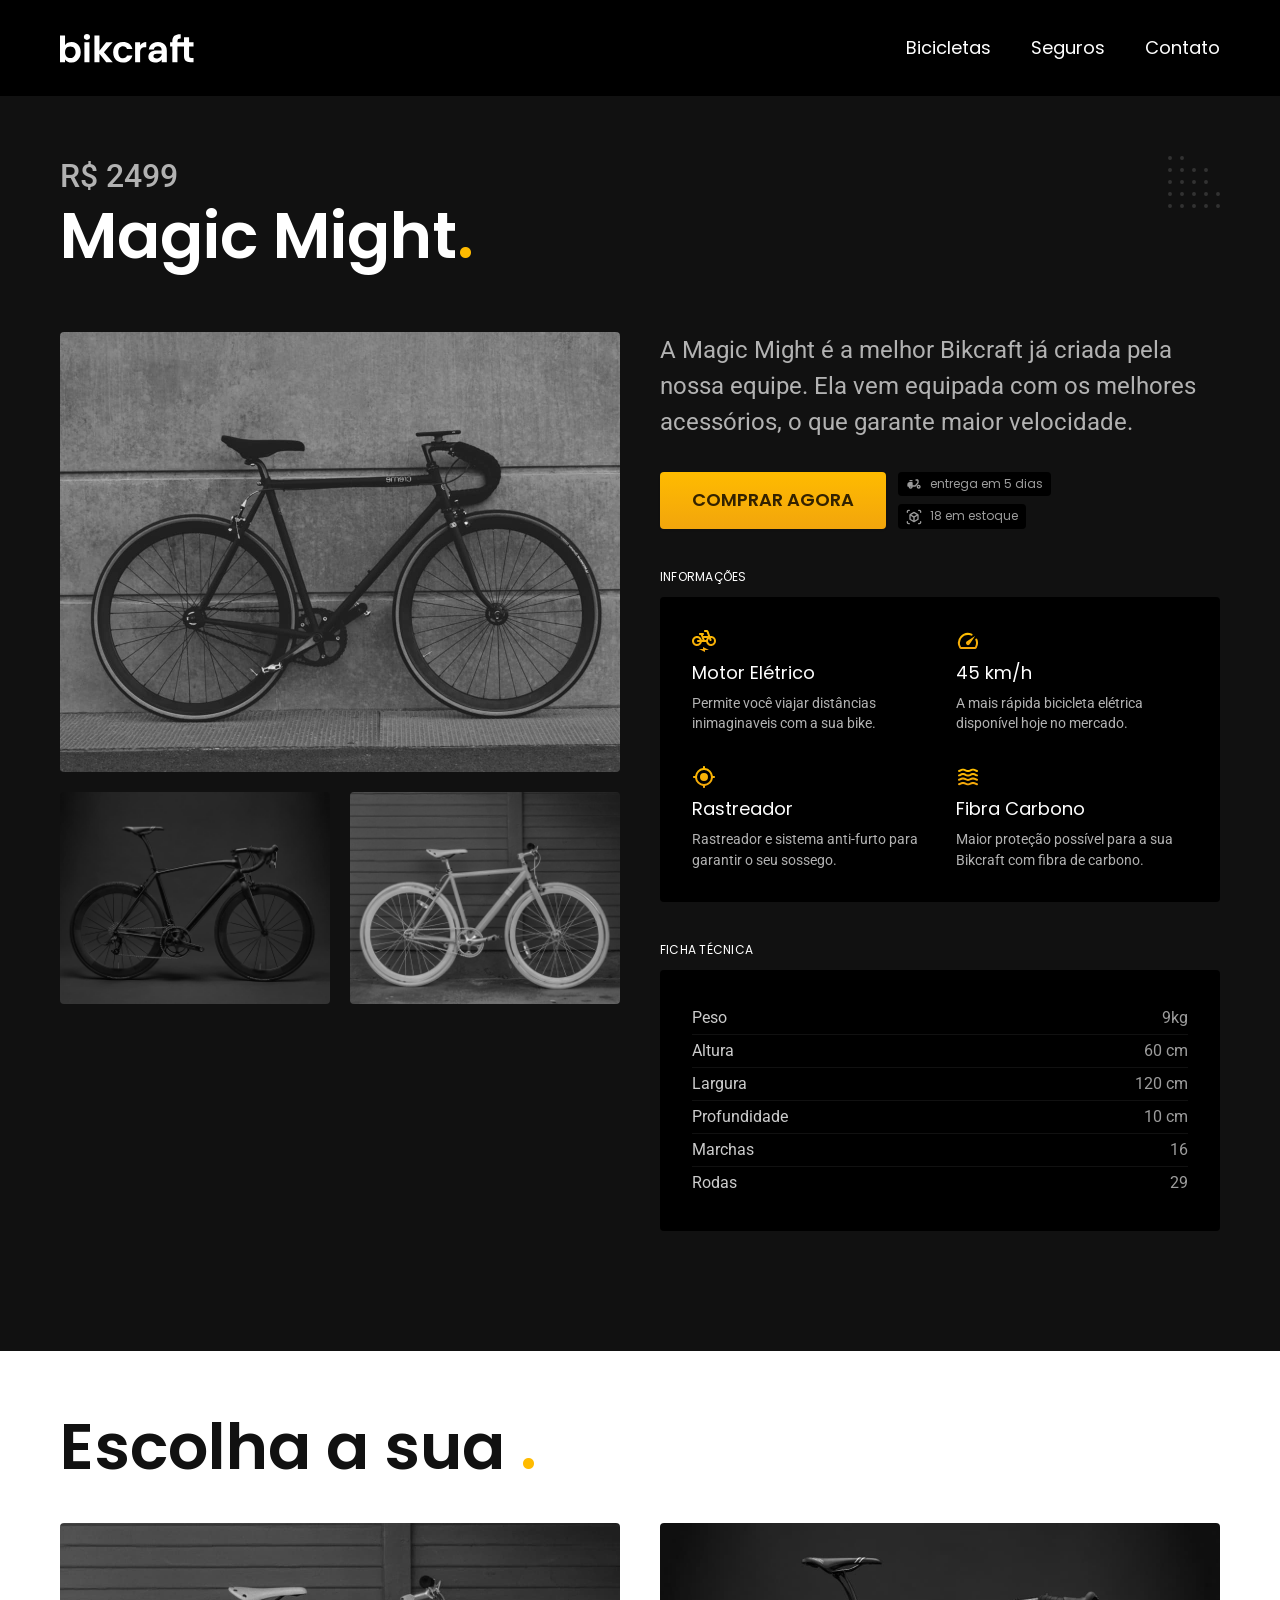
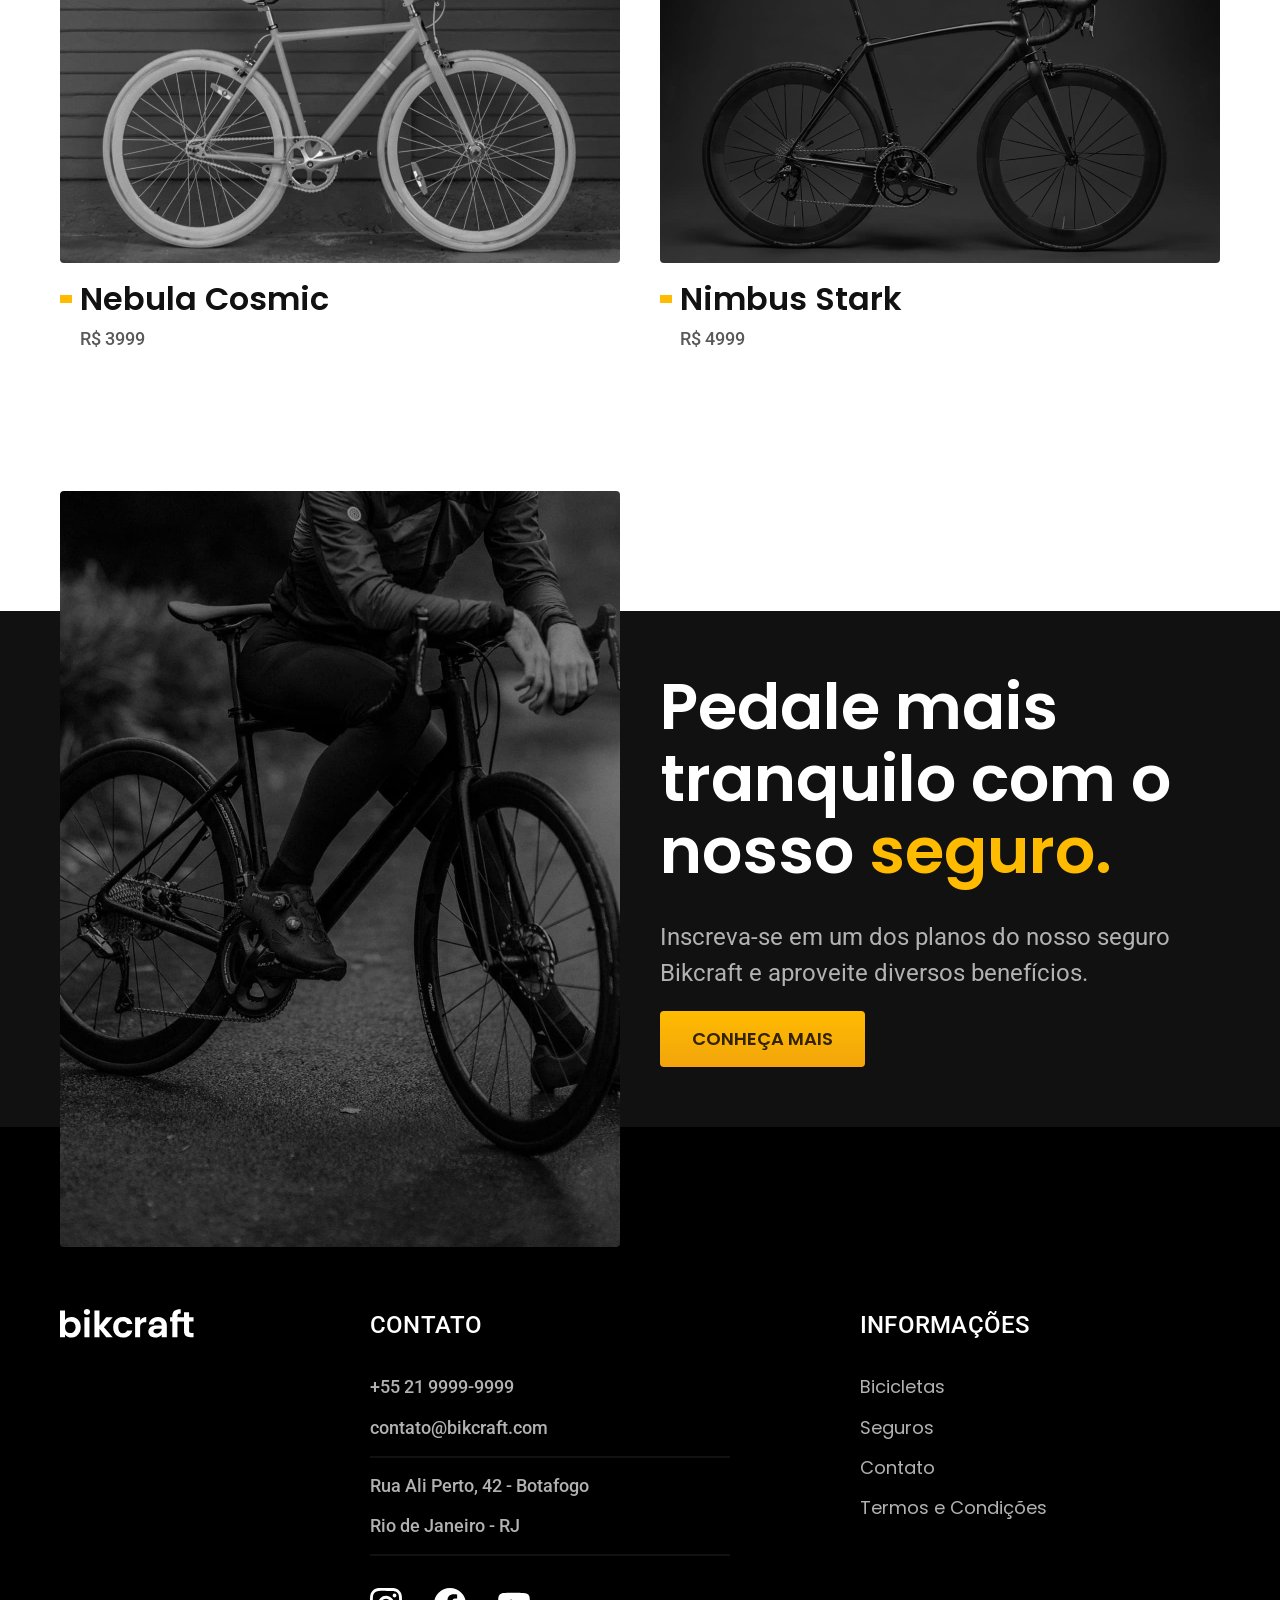
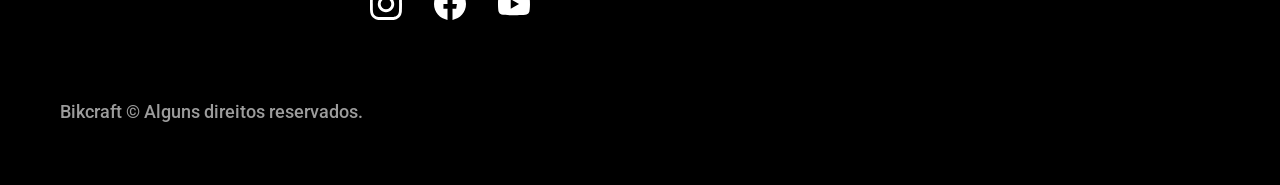
<file: bicicletas/magic.html>
<!DOCTYPE html>
<html lang="pt-br">

<head>
    <meta charset="UTF-8">
    <meta name="viewport" content="width=device-width, initial-scale=1.0">
    <title>Magic| Bikcraft</title>
    <meta name="description" content="Termos e Condições">
    <link rel="preconnect" href="https://fonts.googleapis.com">
    <link rel="preconnect" href="https://fonts.gstatic.com" crossorigin>
    <link href="https://fonts.googleapis.com/css2?family=Poppins:wght@400;600&family=Roboto:wght@400;500&family=Merriweather:ital,wght@1,900&display=swap" rel="stylesheet">
    <link rel="icon" href="../favicon.svg" type="image/svg+xml">
    <link rel="preload" href="../css/style.css" as="style">
    <link rel="stylesheet" href="../css/style.css">
    <script>document.documentElement.classList.add('js');</script>
</head>

<body id="bicicleta">
    <header class="header-bg">
        <div class="header container">
            <a href="../">
                <img src="../img/bikcraft.svg" alt="Bikcraft">
            </a>
            <nav aria-label="primaria">
                <ul class="header-menu  font-1-m cor-0">
                    <li><a href="../bicicletas.html">Bicicletas</a></li>
                    <li><a href="../seguros.html">Seguros</a></li>
                    <li><a href="../contato.html">Contato</a></li>
                </ul>
            </nav>
        </div>
    </header>

    <main class="titulo-bg">
        <div>
            <div class="titulo container">
                <p class="font-2-xl cor-5">R$ 2499</p>
                <h1 class="font-1-xxl cor-0">Magic Might<span class="cor-p1">.</span></h1>
            </div>
        </div>
        <div class="bicicleta container">
            <div class="bicicleta-imagens">
                <img src="../img/bicicleta/nimbus2.jpg" alt="">
                <img src="../img/bicicleta/nimbus1.jpg" alt="">
                <img src="../img/bicicleta/nimbus3.jpg" alt="">
            </div>
            <div class="bicicleta-conteudo">
                <p class="font-2-l cor-5">A Magic Might é a melhor Bikcraft já criada pela nossa equipe. Ela vem
                    equipada com os melhores
                    acessórios, o que garante maior velocidade.</p>
                <div class="bicicleta-comprar">
                    <a class="botao" href="../orcamento.html?tipo=bikcraft&produto=magic">Comprar Agora</a>
                    <span class="font-1-xs cor-6"> <img src="../img/icones/entrega.svg" alt="">entrega em 5 dias</span>
                    <span class="font-1-xs cor-6"> <img src="../img/icones/estoque.svg" alt="">18 em estoque</span>
                </div>

                <h2 class="font-1-xs cor-0">Informações</h2>
                <ul class="bicicleta-informacoes">
                    <li><img src="../img/icones/eletrica.svg" alt="">
                        <h3 class="font-1-m cor-0">Motor Elétrico</h3>
                        <p class="font-2-xs cor-5">Permite você viajar distâncias inimaginaveis com a sua bike.</p>
                    </li>
                    <li><img src="../img/icones/velocidade.svg" alt="">
                        <h3 class="font-1-m cor-0">45 km/h</h3>
                        <p class="font-2-xs cor-5">A mais rápida bicicleta elétrica disponível hoje no mercado.</p>
                    </li>
                    <li><img src="../img/icones/rastreador.svg" alt="">
                        <h3 class="font-1-m cor-0">Rastreador</h3>
                        <p class="font-2-xs cor-5">Rastreador e sistema anti-furto para garantir o seu sossego.</p>
                    </li>
                    <li><img src="../img/icones/carbono.svg" alt="">
                        <h3 class="font-1-m cor-0">Fibra Carbono</h3>
                        <p class="font-2-xs cor-5">Maior proteção possível para a sua Bikcraft com fibra de carbono.</p>
                    </li>
                </ul>
                <h2 class="font-1-xs cor-0">Ficha Técnica</h2>
                <ul class="bicicleta-ficha font-2-s cor-4">
                    <li>Peso <span>9kg</span></li>
                    <li>Altura <span>60 cm</span></li>
                    <li>Largura <span>120 cm</span></li>
                    <li>Profundidade <span>10 cm</span></li>
                    <li>Marchas <span>16</span></li>
                    <li>Rodas <span>29</span></li>
                </ul>
            </div>
        </div>
    </main>

    <article class="bicicletas-listas container">
        <h2 class="  font-1-xxl">Escolha a sua <span class="cor-p1">.</span></h2>
        <ul>
            <li>
                <a href="./nebula.html">
                    <img src="../img/bicicletas/nebula.jpg" alt="Bicicleta Preta">
                    <h3 class="font-1-xl">Nebula Cosmic</h3>
                    <span class="font-2-m cor-8">R$ 3999</span>
                </a>
            </li>
            <li>
                <a href="./nimbus.html">
                    <img src="../img/bicicletas/nimbus.jpg" alt="Bicicleta Preta">
                    <h3 class="font-1-xl">Nimbus Stark</h3>
                    <span class="font-2-m cor-8">R$ 4999</span>
                </a>
            </li>
        </ul>
    </article>

    <article class="seguro-bg">
        <div class="seguro container">
            <div class="seguro-imagem">
                <img src="../img/fotos/seguros.jpg" alt="Pessoa parada em cima de uma bicicleta">
            </div>
            <div class="seguro-conteudo">
                <h2 class="font-1-xxl cor-0">Pedale mais tranquilo com o nosso <span class="cor-p1">seguro.</span></h2>
                <p class="font-2-l cor-5">Inscreva-se em um dos planos do nosso seguro Bikcraft e aproveite diversos
                    benefícios.</p>
                <a class="botao" href="../seguros.html">Conheça Mais</a>
            </div>
        </div>
    </article>

    <footer class="footer-bg">
        <div class="footer container">
            <img src="../img/bikcraft.svg" alt="bikcraft">
            <div class="footer-contato">
                <h3 class="font-2-l-b cor-0">Contato</h3>
                <ul class="font-2-m cor-5">
                    <li><a href="tel:+55 21 9999-9999">+55 21 9999-9999</a></li>
                    <li><a href="mailto:contato@bikcraft.com">contato@bikcraft.com</a></li>
                    <li>Rua Ali Perto, 42 - Botafogo</li>
                    <li>Rio de Janeiro - RJ</li>
                </ul>
                <div class="footer-redes">
                    <a href="../">
                        <img src="../img/redes/instagram.svg" alt="instagram">
                    </a>
                    <a href="../">
                        <img src="../img/redes/facebook.svg" alt="facebook">
                    </a>
                    <a href="../">
                        <img src="../img/redes/youtube.svg" alt="youtube">
                    </a>
                </div>
            </div>
            <div class="footer-informacoes">
                <h3 class="font-2-l-b cor-0">Informações</h3>
                <nav>
                    <ul class="font-1-m cor-5">
                        <li><a href="../bicicletas.html">Bicicletas</a></li>
                        <li><a href="../seguros.html">Seguros</a></li>
                        <li><a href="../contato.html">Contato</a></li>
                        <li><a href="../termos.html">Termos e Condições</a></li>
                    </ul>
                </nav>
            </div>
            <p class=" footer-copy  font-2-m cor-6">Bikcraft © Alguns direitos reservados.</p>
        </div>
    </footer>


    <script src="../js/script.js"></script>
</body>

</html>
</file>
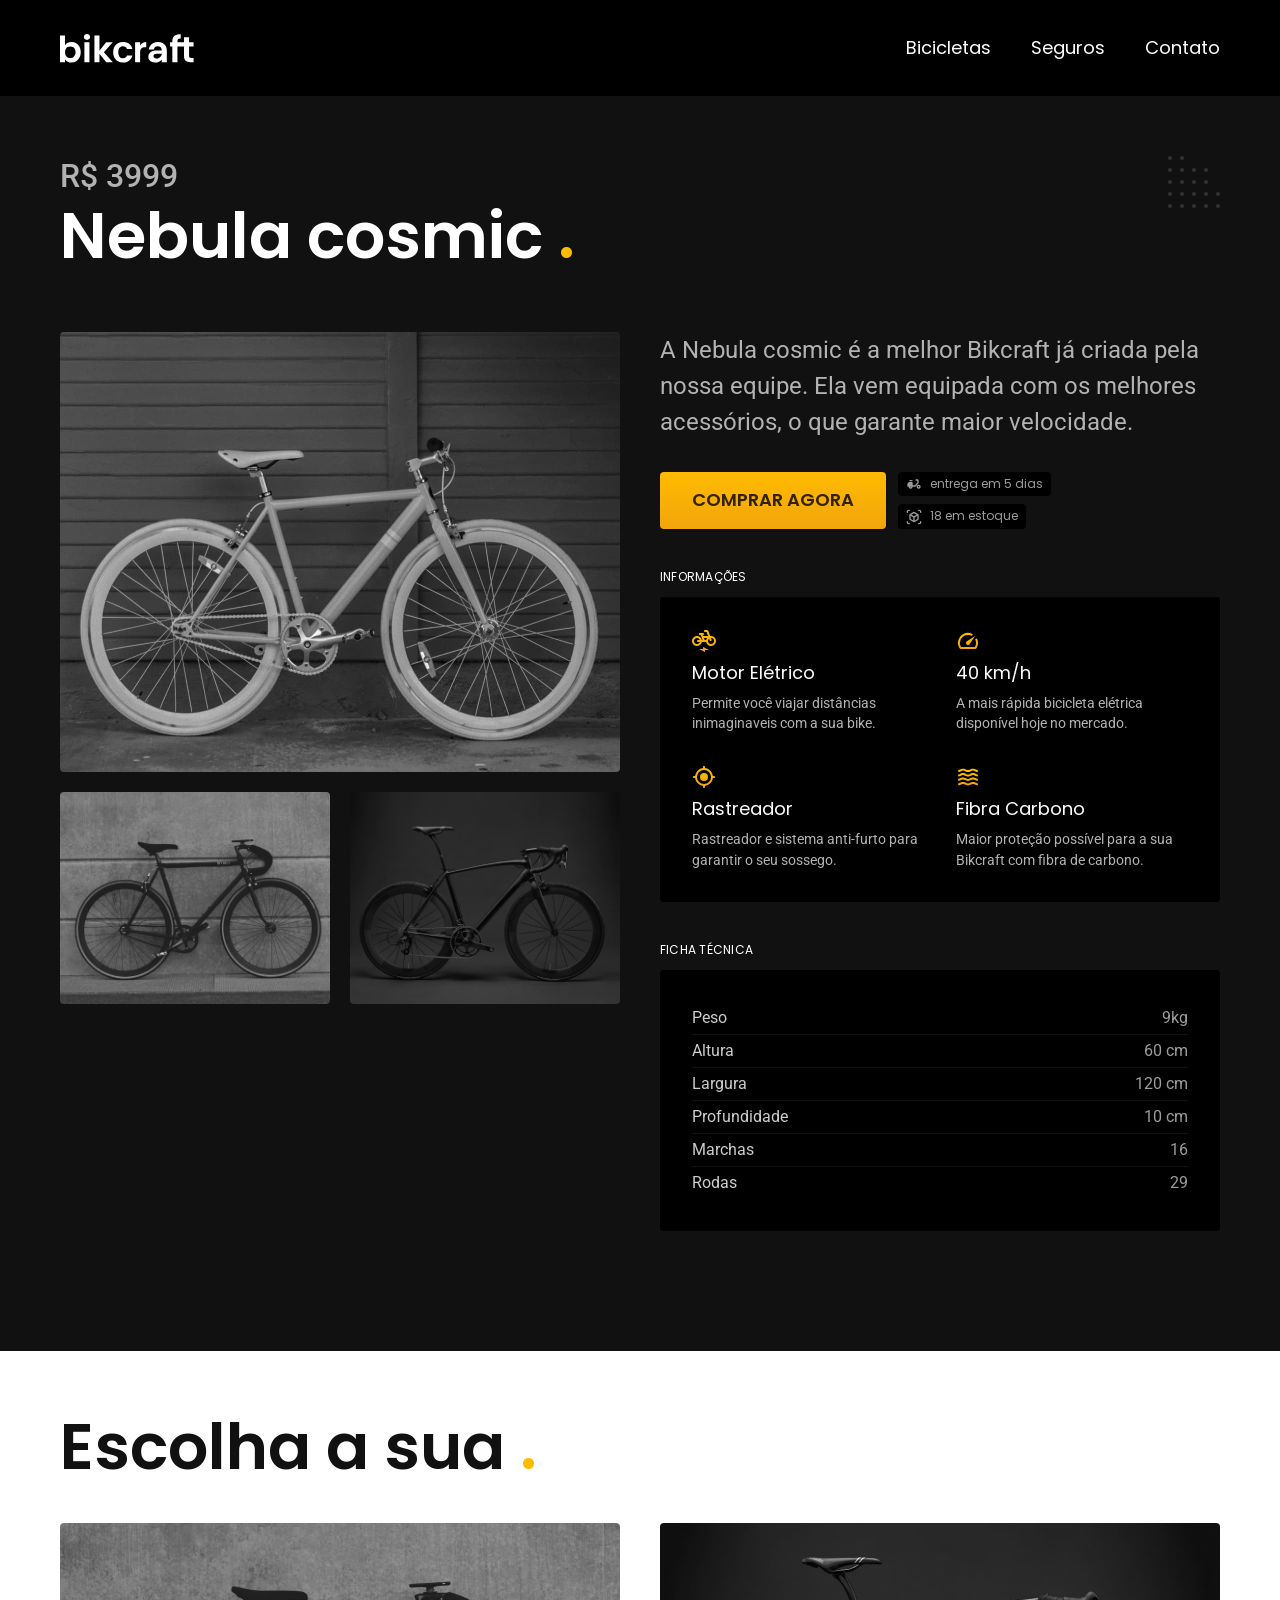
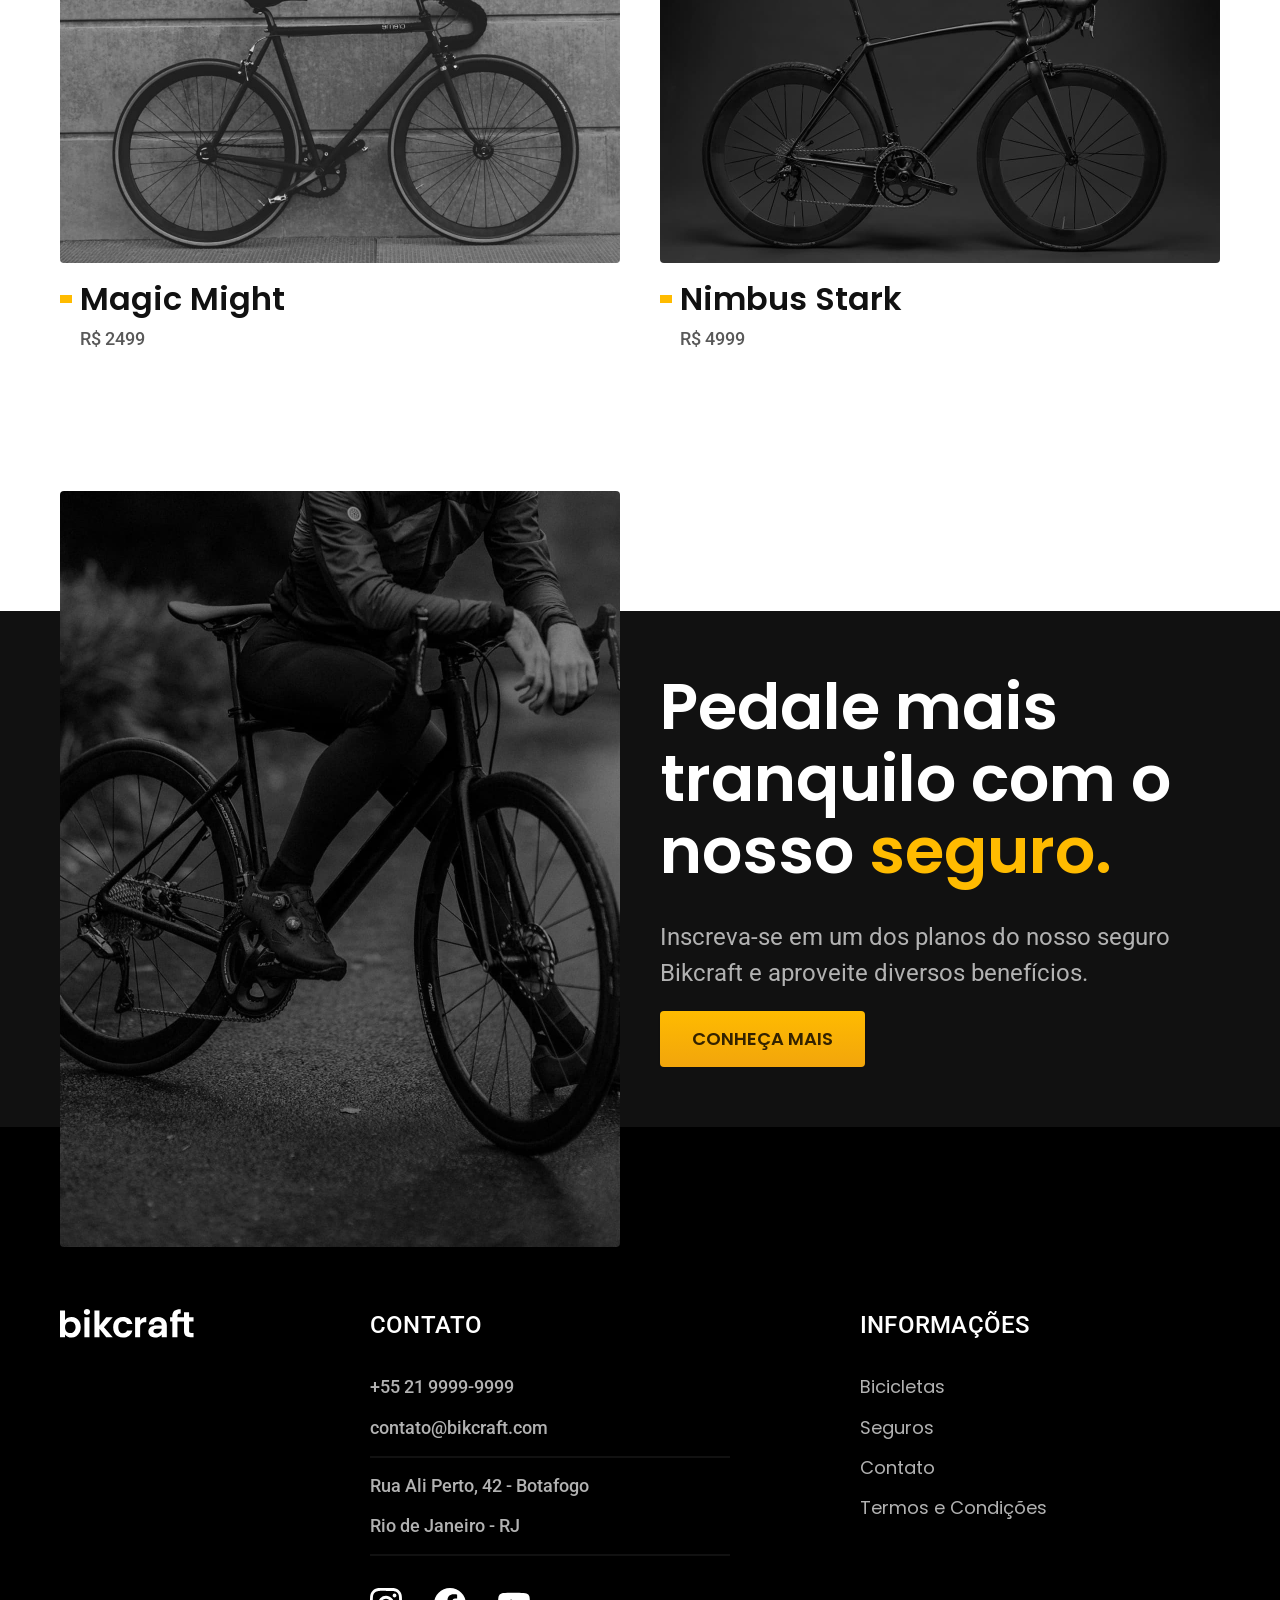
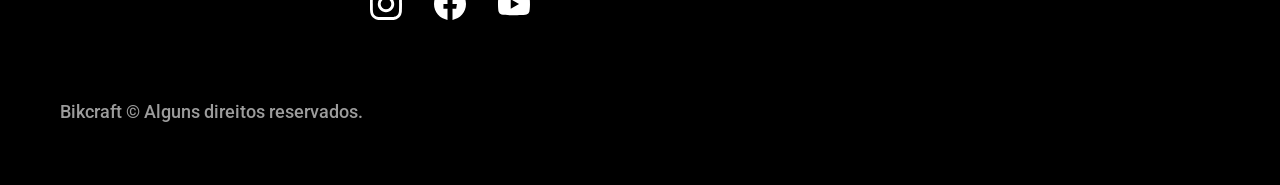
<file: bicicletas/nebula.html>
<!DOCTYPE html>
<html lang="pt-br">

<head>
    <meta charset="UTF-8">
    <meta name="viewport" content="width=device-width, initial-scale=1.0">
    <title>Nebula| Bikcraft</title>
    <meta name="description" content="Termos e Condições">

    <link rel="icon" href="../favicon.svg" type="image/svg+xml">
    <link rel="preload" href="../css/style.css" as="style">
    <link rel="stylesheet" href="../css/style.css">
    <link rel="preconnect" href="https://fonts.googleapis.com">
    <link rel="preconnect" href="https://fonts.gstatic.com" crossorigin>
    <link href="https://fonts.googleapis.com/css2?family=Poppins:wght@400;600&family=Roboto:wght@400;500&family=Merriweather:ital,wght@1,900&display=swap" rel="stylesheet">
    <script>document.documentElement.classList.add('js');</script>
</head>

<body id="bicicleta">
    <header class="header-bg">
        <div class="header container">
            <a href="../">
                <img src="../img/bikcraft.svg" alt="Bikcraft">
            </a>
            <nav aria-label="primaria">
                <ul class="header-menu  font-1-m cor-0">
                    <li><a href="../bicicletas.html">Bicicletas</a></li>
                    <li><a href="../seguros.html">Seguros</a></li>
                    <li><a href="../contato.html">Contato</a></li>
                </ul>
            </nav>
        </div>
    </header>

    <main class="titulo-bg">
        <div>
            <div class="titulo container">
                <p class="font-2-xl cor-5">R$ 3999</p>
                <h1 class="font-1-xxl cor-0">Nebula cosmic <span class="cor-p1">.</span></h1>
            </div>
        </div>
        <div class="bicicleta container">
            <div class="bicicleta-imagens">
                <img src="../img/bicicleta/nimbus3.jpg" alt="">
                <img src="../img/bicicleta/nimbus2.jpg" alt="">
                <img src="../img/bicicleta/nimbus1.jpg" alt="">
            </div>
            <div class="bicicleta-conteudo">
                <p class="font-2-l cor-5">A Nebula cosmic é a melhor Bikcraft já criada pela nossa equipe. Ela vem
                    equipada com os melhores
                    acessórios, o que garante maior velocidade.</p>
                <div class="bicicleta-comprar">
                    <a class="botao" href="../orcamento.html?tipo=bikcraft&produto=nebula">Comprar Agora</a>
                    <span class="font-1-xs cor-6"> <img src="../img/icones/entrega.svg" alt="">entrega em 5 dias</span>
                    <span class="font-1-xs cor-6"> <img src="../img/icones/estoque.svg" alt="">18 em estoque</span>
                </div>

                <h2 class="font-1-xs cor-0">Informações</h2>
                <ul class="bicicleta-informacoes">
                    <li><img src="../img/icones/eletrica.svg" alt="">
                        <h3 class="font-1-m cor-0">Motor Elétrico</h3>
                        <p class="font-2-xs cor-5">Permite você viajar distâncias inimaginaveis com a sua bike.</p>
                    </li>
                    <li><img src="../img/icones/velocidade.svg" alt="">
                        <h3 class="font-1-m cor-0">40 km/h</h3>
                        <p class="font-2-xs cor-5">A mais rápida bicicleta elétrica disponível hoje no mercado.</p>
                    </li>
                    <li><img src="../img/icones/rastreador.svg" alt="">
                        <h3 class="font-1-m cor-0">Rastreador</h3>
                        <p class="font-2-xs cor-5">Rastreador e sistema anti-furto para garantir o seu sossego.</p>
                    </li>
                    <li><img src="../img/icones/carbono.svg" alt="">
                        <h3 class="font-1-m cor-0">Fibra Carbono</h3>
                        <p class="font-2-xs cor-5">Maior proteção possível para a sua Bikcraft com fibra de carbono.</p>
                    </li>
                </ul>
                <h2 class="font-1-xs cor-0">Ficha Técnica</h2>
                <ul class="bicicleta-ficha font-2-s cor-4">
                    <li>Peso <span>9kg</span></li>
                    <li>Altura <span>60 cm</span></li>
                    <li>Largura <span>120 cm</span></li>
                    <li>Profundidade <span>10 cm</span></li>
                    <li>Marchas <span>16</span></li>
                    <li>Rodas <span>29</span></li>
                </ul>
            </div>
        </div>
    </main>

    <article class="bicicletas-listas container">
        <h2 class="  font-1-xxl">Escolha a sua <span class="cor-p1">.</span></h2>
        <ul>
            <li>
                <a href="./magic.html">
                    <img src="../img/bicicletas/magic.jpg" alt="Bicicleta Preta">
                    <h3 class="font-1-xl">Magic Might</h3>
                    <span class="font-2-m cor-8">R$ 2499</span>
                </a>
            </li>
            <li>
                <a href="./nimbus.html">
                    <img src="../img/bicicletas/nimbus.jpg" alt="Bicicleta Preta">
                    <h3 class="font-1-xl">Nimbus Stark</h3>
                    <span class="font-2-m cor-8">R$ 4999</span>
                </a>
            </li>
        </ul>
    </article>

    <article class="seguro-bg">
        <div class="seguro container">
            <div class="seguro-imagem">
                <img src="../img/fotos/seguros.jpg" alt="Pessoa parada em cima de uma bicicleta">
            </div>
            <div class="seguro-conteudo">
                <h2 class="font-1-xxl cor-0">Pedale mais tranquilo com o nosso <span class="cor-p1">seguro.</span></h2>
                <p class="font-2-l cor-5">Inscreva-se em um dos planos do nosso seguro Bikcraft e aproveite diversos
                    benefícios.</p>
                <a class="botao" href="../seguros.html">Conheça Mais</a>
            </div>
        </div>
    </article>

    <footer class="footer-bg">
        <div class="footer container">
            <img src="../img/bikcraft.svg" alt="bikcraft">
            <div class="footer-contato">
                <h3 class="font-2-l-b cor-0">Contato</h3>
                <ul class="font-2-m cor-5">
                    <li><a href="tel:+55 21 9999-9999">+55 21 9999-9999</a></li>
                    <li><a href="mailto:contato@bikcraft.com">contato@bikcraft.com</a></li>
                    <li>Rua Ali Perto, 42 - Botafogo</li>
                    <li>Rio de Janeiro - RJ</li>
                </ul>
                <div class="footer-redes">
                    <a href="../">
                        <img src="../img/redes/instagram.svg" alt="instagram">
                    </a>
                    <a href="../">
                        <img src="../img/redes/facebook.svg" alt="facebook">
                    </a>
                    <a href="../">
                        <img src="../img/redes/youtube.svg" alt="youtube">
                    </a>
                </div>
            </div>
            <div class="footer-informacoes">
                <h3 class="font-2-l-b cor-0">Informações</h3>
                <nav>
                    <ul class="font-1-m cor-5">
                        <li><a href="../bicicletas.html">Bicicletas</a></li>
                        <li><a href="../seguros.html">Seguros</a></li>
                        <li><a href="../contato.html">Contato</a></li>
                        <li><a href="../termos.html">Termos e Condições</a></li>
                    </ul>
                </nav>
            </div>
            <p class=" footer-copy  font-2-m cor-6">Bikcraft © Alguns direitos reservados.</p>
        </div>
    </footer>


    <script src="../js/script.js"></script>
</body>

</html>
</file>
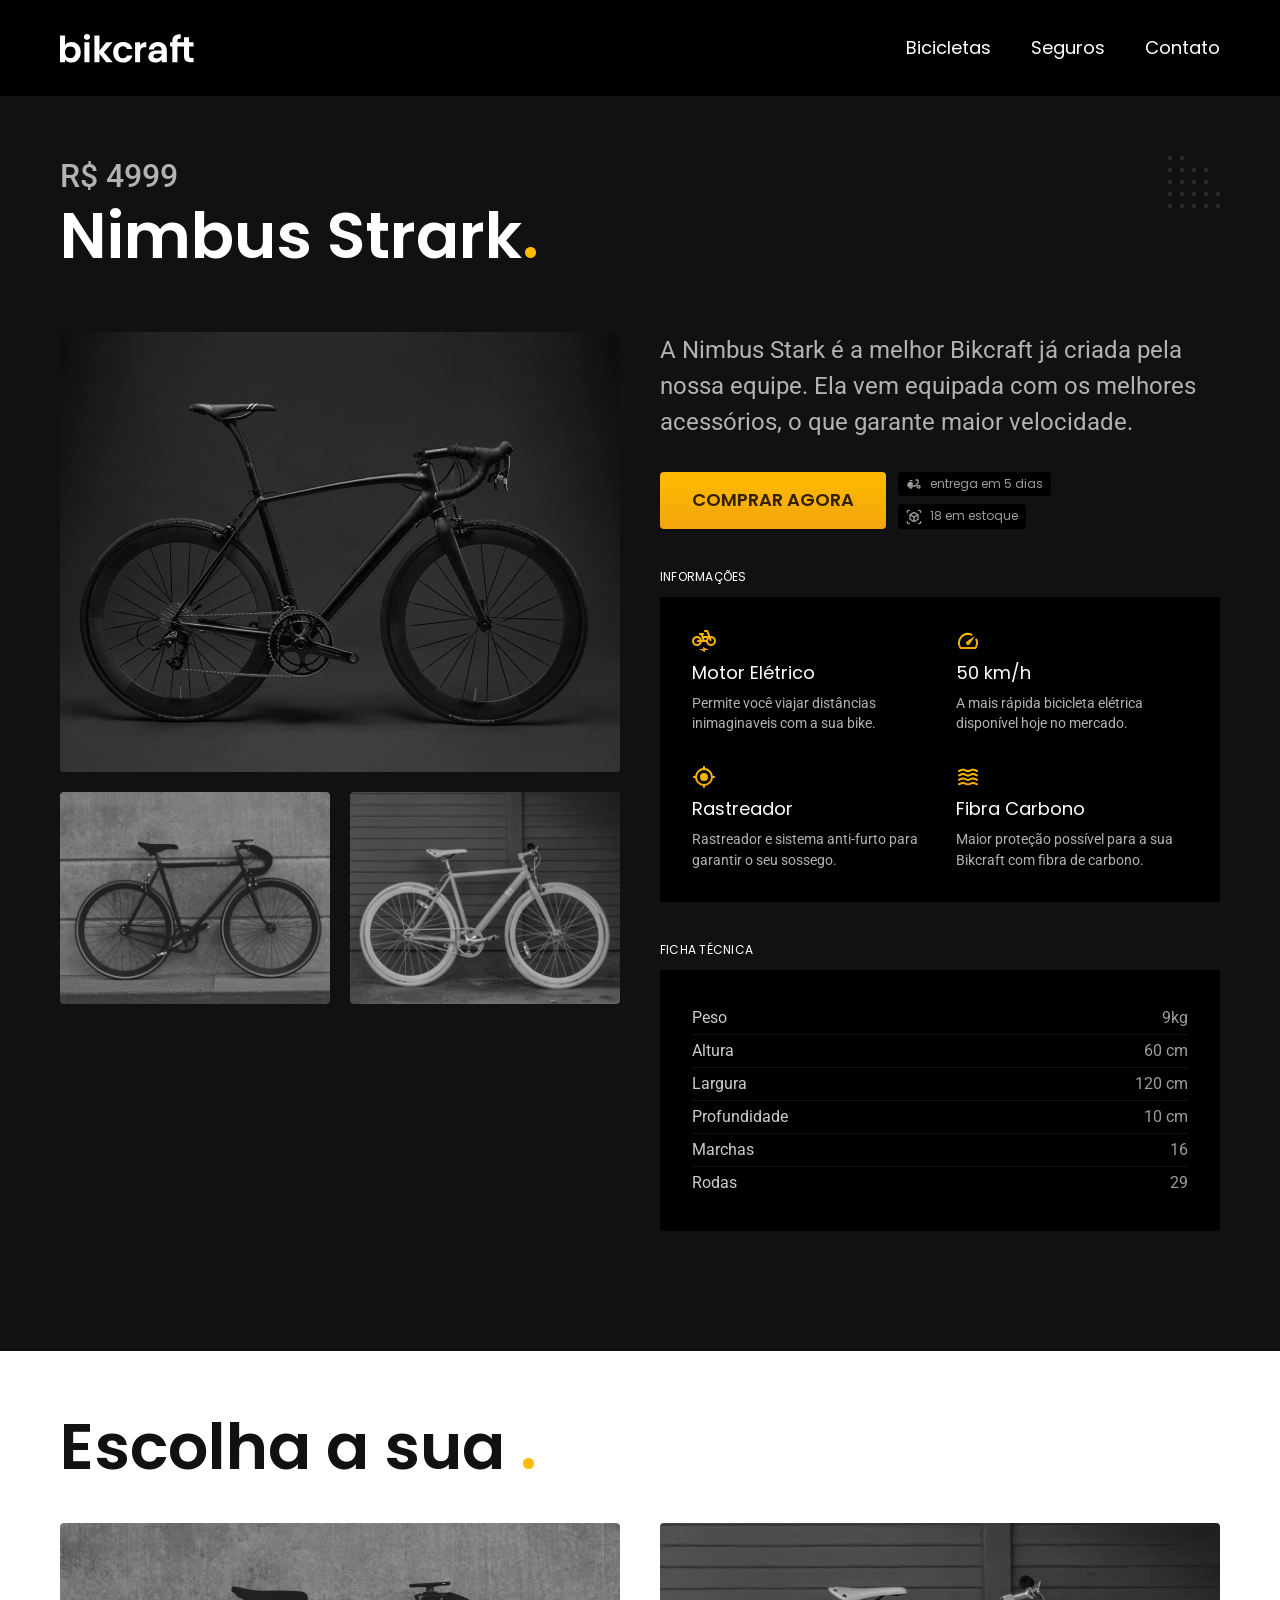
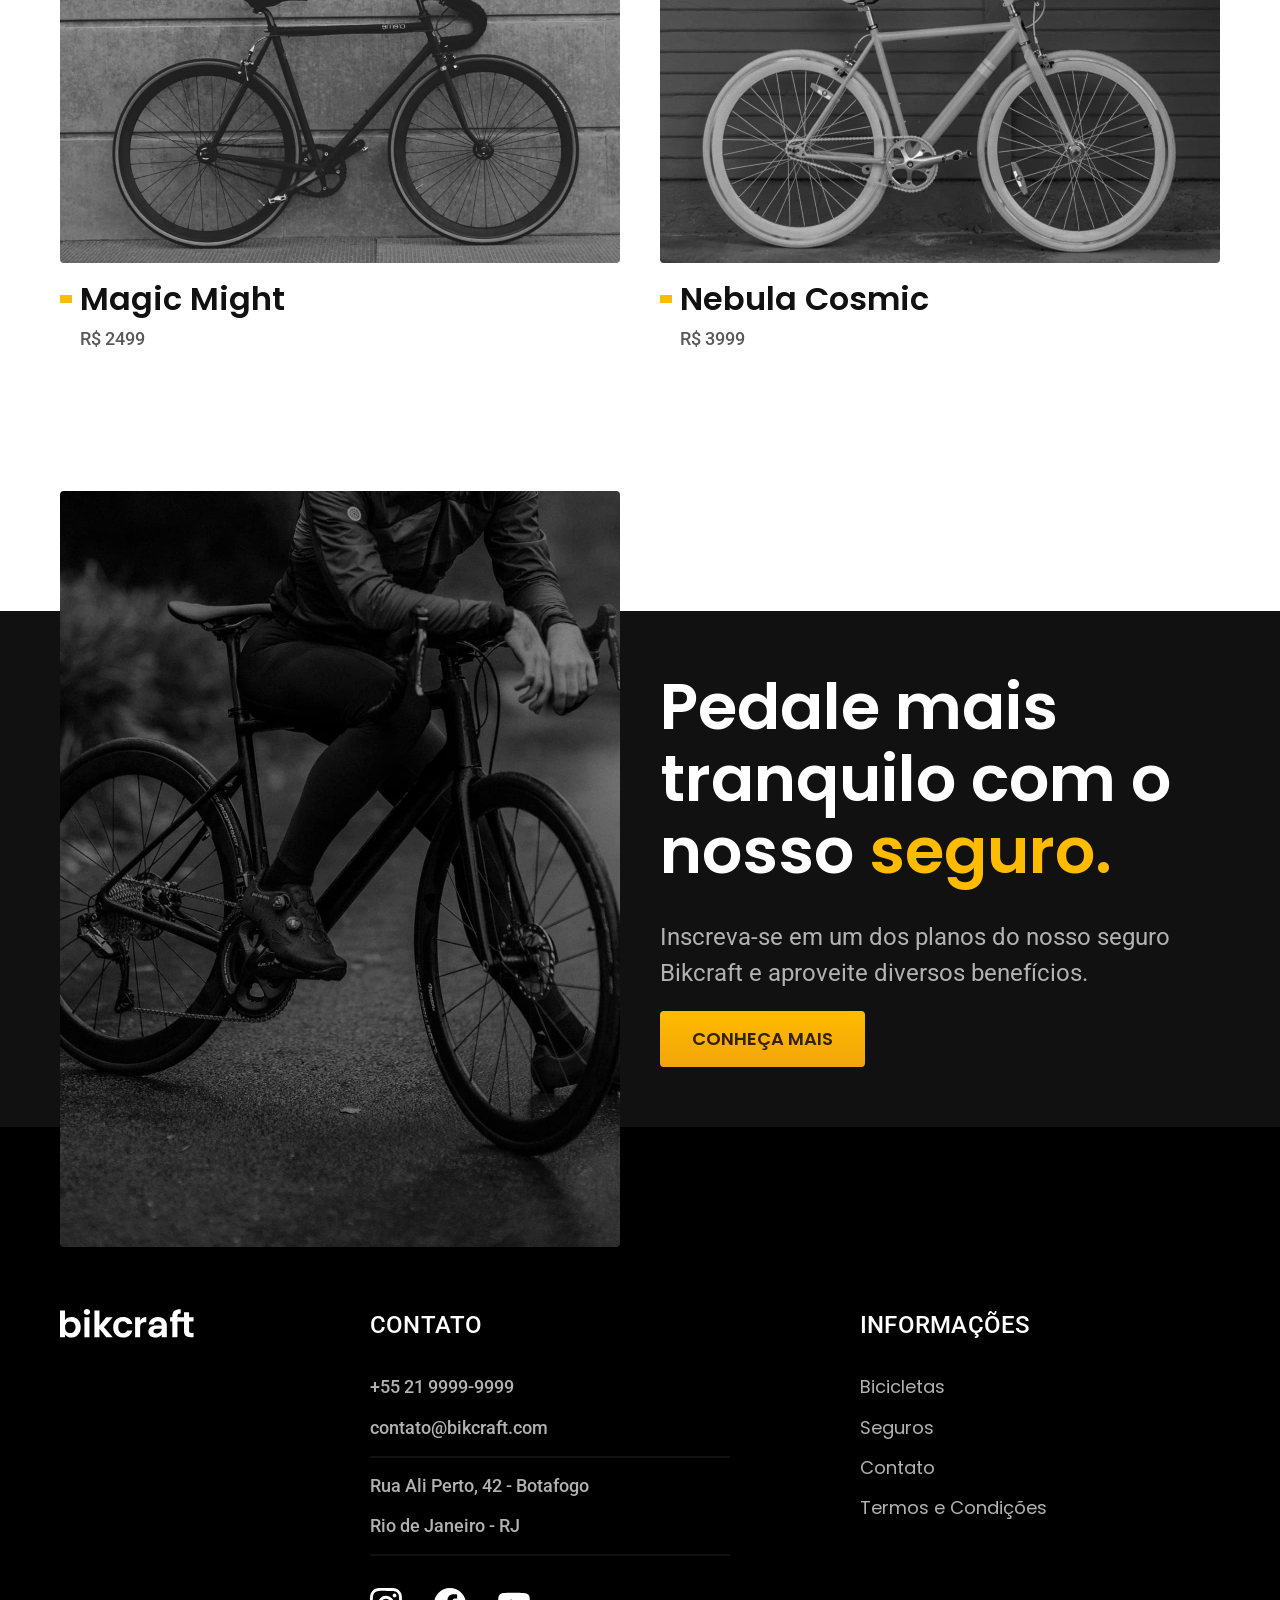
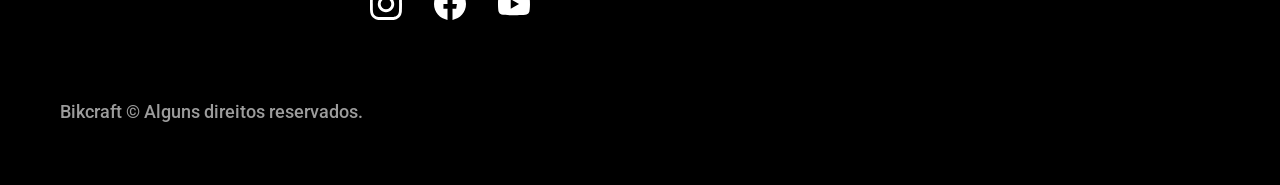
<file: bicicletas/nimbus.html>
<!DOCTYPE html>
<html lang="pt-br">

<head>
    <meta charset="UTF-8">
    <meta name="viewport" content="width=device-width, initial-scale=1.0">
    <title>Nimbus | Bikcraft</title>
    <meta name="description" content="Termos e Condições">
    <link rel="icon" href="../favicon.svg" type="image/svg+xml">
    <link rel="preload" href="../css/style.css" as="style">
    <link rel="stylesheet" href="../css/style.css">
    <link rel="preconnect" href="https://fonts.googleapis.com">
    <link rel="preconnect" href="https://fonts.gstatic.com" crossorigin>
    <link href="https://fonts.googleapis.com/css2?family=Poppins:wght@400;600&family=Roboto:wght@400;500&family=Merriweather:ital,wght@1,900&display=swap" rel="stylesheet">
    <script>document.documentElement.classList.add('js');</script>
</head>

<body id="bicicleta">
    <header class="header-bg">
        <div class="header container">
            <a href="../">
                <img src="../img/bikcraft.svg" alt="Bikcraft">
            </a>
            <nav aria-label="primaria">
                <ul class="header-menu  font-1-m cor-0">
                    <li><a href="../bicicletas.html">Bicicletas</a></li>
                    <li><a href="../seguros.html">Seguros</a></li>
                    <li><a href="../contato.html">Contato</a></li>
                </ul>
            </nav>
        </div>
    </header>

    <main class="titulo-bg">
        <div>
            <div class="titulo container">
                <p class="font-2-xl cor-5">R$ 4999</p>
                <h1 class="font-1-xxl cor-0">Nimbus Strark<span class="cor-p1">.</span></h1>
            </div>
        </div>
        <div class="bicicleta container">
            <div class="bicicleta-imagens">
                <img src="../img/bicicleta/nimbus1.jpg" alt="">
                <img src="../img/bicicleta/nimbus2.jpg" alt="">
                <img src="../img/bicicleta/nimbus3.jpg" alt="">
            </div>
            <div class="bicicleta-conteudo">
                <p class="font-2-l cor-5">A Nimbus Stark é a melhor Bikcraft já criada pela nossa equipe. Ela vem
                    equipada com os melhores
                    acessórios, o que garante maior velocidade.</p>
                <div class="bicicleta-comprar">
                    <a class="botao" href="../orcamento.html?tipo=bikcraft&produto=nimbus">Comprar Agora</a>
                    <span class="font-1-xs cor-6"> <img src="../img/icones/entrega.svg" alt="">entrega em 5 dias</span>
                    <span class="font-1-xs cor-6"> <img src="../img/icones/estoque.svg" alt="">18 em estoque</span>
                </div>

                <h2 class="font-1-xs cor-0">Informações</h2>
                <ul class="bicicleta-informacoes">
                    <li><img src="../img/icones/eletrica.svg" alt="">
                        <h3 class="font-1-m cor-0">Motor Elétrico</h3>
                        <p class="font-2-xs cor-5">Permite você viajar distâncias inimaginaveis com a sua bike.</p>
                    </li>
                    <li><img src="../img/icones/velocidade.svg" alt="">
                        <h3 class="font-1-m cor-0">50 km/h</h3>
                        <p class="font-2-xs cor-5">A mais rápida bicicleta elétrica disponível hoje no mercado.</p>
                    </li>
                    <li><img src="../img/icones/rastreador.svg" alt="">
                        <h3 class="font-1-m cor-0">Rastreador</h3>
                        <p class="font-2-xs cor-5">Rastreador e sistema anti-furto para garantir o seu sossego.</p>
                    </li>
                    <li><img src="../img/icones/carbono.svg" alt="">
                        <h3 class="font-1-m cor-0">Fibra Carbono</h3>
                        <p class="font-2-xs cor-5">Maior proteção possível para a sua Bikcraft com fibra de carbono.</p>
                    </li>
                </ul>
                <h2 class="font-1-xs cor-0">Ficha Técnica</h2>
                <ul class="bicicleta-ficha font-2-s cor-4">
                    <li>Peso <span>9kg</span></li>
                    <li>Altura <span>60 cm</span></li>
                    <li>Largura <span>120 cm</span></li>
                    <li>Profundidade <span>10 cm</span></li>
                    <li>Marchas <span>16</span></li>
                    <li>Rodas <span>29</span></li>
                </ul>
            </div>
        </div>
    </main>

    <article class="bicicletas-listas container">
        <h2 class="  font-1-xxl">Escolha a sua <span class="cor-p1">.</span></h2>
        <ul>
            <li>
                <a href="./magic.html">
                    <img src="../img/bicicletas/magic.jpg" alt="Bicicleta Preta">
                    <h3 class="font-1-xl">Magic Might</h3>
                    <span class="font-2-m cor-8">R$ 2499</span>
                </a>
            </li>
            <li>
                <a href="./nebula.html">
                    <img src="../img/bicicletas/nebula.jpg" alt="Bicicleta Preta">
                    <h3 class="font-1-xl">Nebula Cosmic</h3>
                    <span class="font-2-m cor-8">R$ 3999</span>
                </a>
            </li>
        </ul>
    </article>

    <article class="seguro-bg">
        <div class="seguro container">
            <div class="seguro-imagem">
                <img src="../img/fotos/seguros.jpg" alt="Pessoa parada em cima de uma bicicleta">
            </div>
            <div class="seguro-conteudo">
                <h2 class="font-1-xxl cor-0">Pedale mais tranquilo com o nosso <span class="cor-p1">seguro.</span></h2>
                <p class="font-2-l cor-5">Inscreva-se em um dos planos do nosso seguro Bikcraft e aproveite diversos
                    benefícios.</p>
                <a class="botao" href="../seguros.html">Conheça Mais</a>
            </div>
        </div>
    </article>

    <footer class="footer-bg">
        <div class="footer container">
            <img src="../img/bikcraft.svg" alt="bikcraft">
            <div class="footer-contato">
                <h3 class="font-2-l-b cor-0">Contato</h3>
                <ul class="font-2-m cor-5">
                    <li><a href="tel:+55 21 9999-9999">+55 21 9999-9999</a></li>
                    <li><a href="mailto:contato@bikcraft.com">contato@bikcraft.com</a></li>
                    <li>Rua Ali Perto, 42 - Botafogo</li>
                    <li>Rio de Janeiro - RJ</li>
                </ul>
                <div class="footer-redes">
                    <a href="../">
                        <img src="../img/redes/instagram.svg" alt="instagram">
                    </a>
                    <a href="../">
                        <img src="../img/redes/facebook.svg" alt="facebook">
                    </a>
                    <a href="../">
                        <img src="../img/redes/youtube.svg" alt="youtube">
                    </a>
                </div>
            </div>
            <div class="footer-informacoes">
                <h3 class="font-2-l-b cor-0">Informações</h3>
                <nav>
                    <ul class="font-1-m cor-5">
                        <li><a href="../bicicletas.html">Bicicletas</a></li>
                        <li><a href="../seguros.html">Seguros</a></li>
                        <li><a href="../contato.html">Contato</a></li>
                        <li><a href="../termos.html">Termos e Condições</a></li>
                    </ul>
                </nav>
            </div>
            <p class=" footer-copy  font-2-m cor-6">Bikcraft © Alguns direitos reservados.</p>
        </div>
    </footer>


    <script src="../js/script.js"></script>
</body>

</html>
</file>
<file: css/style.css>
/* Global */
@import './global/header.css';
@import './global/global.css';
@import './global/footer.css';
/* Home */
@import './home/introducao.css';
@import './home/tecnologia.css';
@import './home/parceiros.css';
@import './home/depoimento.css';

/* Ultilidades */
@import './utilidades/componentes.css';
@import './utilidades/tipografia.css';
@import './utilidades/cores.css';
@import './utilidades/formulario.css';
@import './utilidades/plugins.css';

/* Bicicletas */
@import './bicicletas/bicicletas-listas.css';
@import './bicicletas/bicicletas.css';
@import './bicicleta/bicicleta.css';
@import './bicicleta/seguro.css';

/* Seguros */
@import './seguros/seguros.css';
@import './seguros/vantagens.css';
@import './seguros/perguntas.css';

/* Termos */
@import './termos/termos.css';

/* Contatos */
@import './contato/contato.css';
@import './contato/lojas.css';
@import './orcamento/orcamento.css';
</file>
